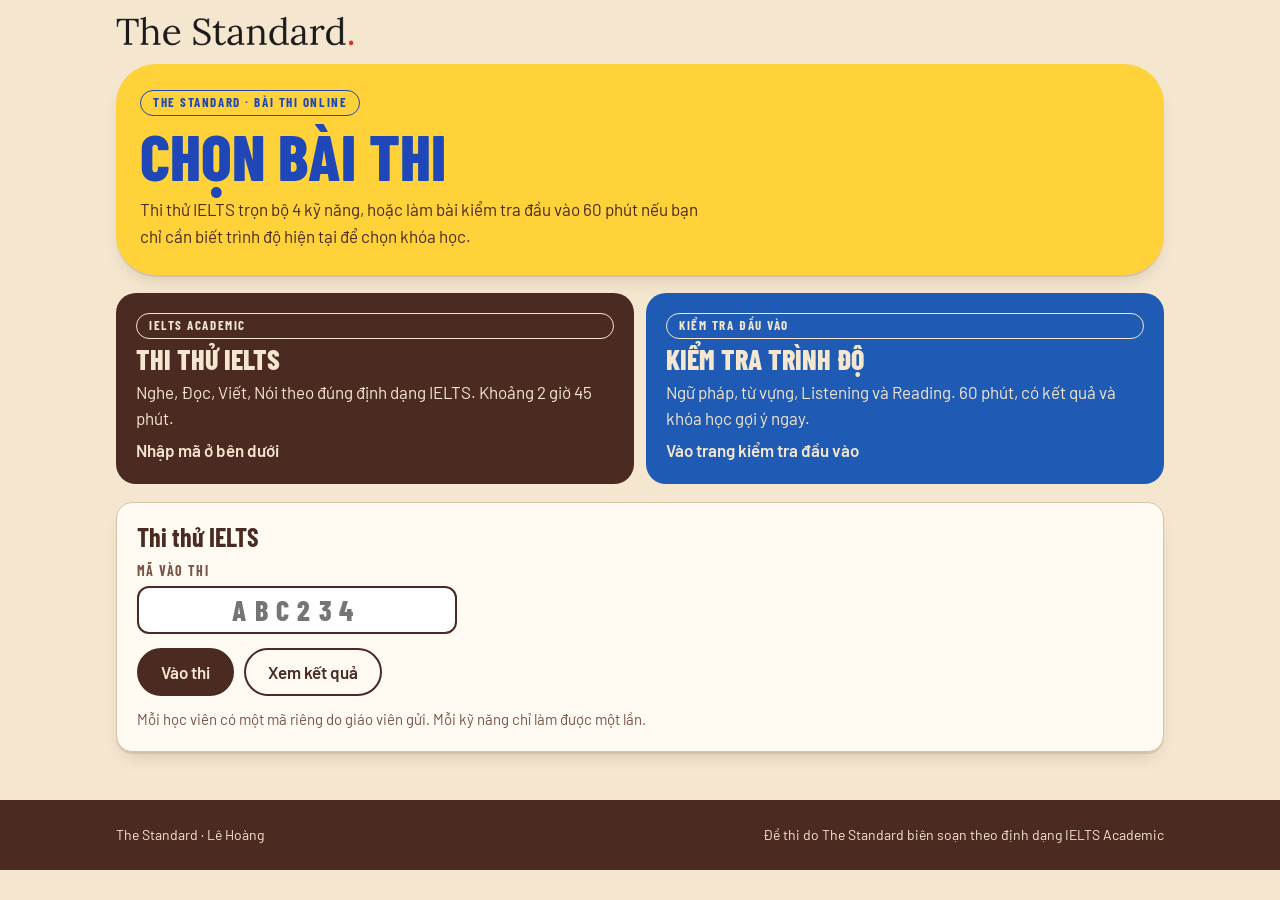
<file: index.html>
<!doctype html>
<html lang="vi">
<head>
<meta charset="utf-8">
<meta name="viewport" content="width=device-width, initial-scale=1, viewport-fit=cover">
<title>IELTS Mock Test · The Standard</title>
<meta name="description" content="Bài thi thử IELTS Academic 4 kỹ năng của The Standard.">
<meta name="theme-color" content="#f4e6cf">
<link rel="icon" href="assets/favicon.svg" type="image/svg+xml">
<link rel="preload" href="fonts/barlow-400.woff2" as="font" type="font/woff2" crossorigin>
<link rel="stylesheet" href="assets/app.css?v=20261101b">
<link rel="preconnect" href="https://script.google.com">
<link rel="preconnect" href="https://script.googleusercontent.com" crossorigin>
<script src="config.js"></script>
</head>
<body>
<main class="wrap" style="padding-top:16px">
  <a href="index.html" aria-label="The Standard"><img class="wm" src="assets/logo-black.png" alt="The Standard." width="760" height="96" style="height:30px"></a>

  <section class="lid">
    <span class="stamp">The Standard · Bài thi online</span>
    <h1>Chọn bài thi</h1>
    <p>Thi thử IELTS trọn bộ 4 kỹ năng, hoặc làm bài kiểm tra đầu vào 60 phút nếu bạn chỉ cần biết trình độ hiện tại để chọn khóa học.</p>
  </section>

  <div class="tiles" id="choose">
    <a class="tile S" href="#login" id="pickIelts"><span class="stamp">IELTS Academic</span><h3>Thi thử IELTS</h3><span>Nghe, Đọc, Viết, Nói theo đúng định dạng IELTS. Khoảng 2 giờ 45 phút.</span><span class="st">Nhập mã ở bên dưới</span></a>
    <a class="tile" href="entry.html" style="background:var(--cobalt);color:var(--cream)"><span class="stamp">Kiểm tra đầu vào</span><h3>Kiểm tra trình độ</h3><span>Ngữ pháp, từ vựng, Listening và Reading. 60 phút, có kết quả và khóa học gợi ý ngay.</span><span class="st">Vào trang kiểm tra đầu vào</span></a>
  </div>

  <section class="card" id="login">
    <h2 style="margin-bottom:12px">Thi thử IELTS</h2>
    <div class="field">
      <label for="code">Mã vào thi</label>
      <input class="input codein" id="code" maxlength="6" autocomplete="off" autocapitalize="characters" spellcheck="false" placeholder="ABC234">
    </div>
    <div class="row" style="margin-top:14px"><button class="btn" id="go">Vào thi</button><a class="btn ghost" href="result.html">Xem kết quả</a></div>
    <p class="msg err" id="err" hidden style="margin-top:12px"></p>
    <p class="note" style="margin-top:12px">Mỗi học viên có một mã riêng do giáo viên gửi. Mỗi kỹ năng chỉ làm được một lần.</p>
  </section>

  <section id="home" hidden style="display:grid;gap:18px">
    <section class="card" style="display:grid;gap:10px">
      <p class="small">Xin chào</p>
      <h2 id="hname"></h2>
      <p class="small" id="hcls"></p>
      <div class="row"><button class="btn blue" id="full">Thi trọn bộ</button><span class="small">Làm lần lượt Nghe, Đọc, Viết, Nói, khoảng 2 giờ 45 phút.</span></div>
      <p class="small">Hoặc chọn từng kỹ năng bên dưới để làm riêng từng phần.</p>
    </section>
    <div class="tiles" id="tiles"></div>
    <section class="card">
      <h2>Trước khi làm bài</h2>
      <ul class="clean" style="margin-top:10px">
        <li>Dùng Chrome hoặc Safari bản mới, trên máy tính hoặc điện thoại. Máy tính sẽ dễ làm phần Đọc và Viết hơn.</li>
        <li>Phần Nghe cần tai nghe. Audio chỉ phát một lần và không tua được.</li>
        <li>Phần Nói cần micro và chỗ yên tĩnh. Bài nói được ghi âm và gửi cho giáo viên.</li>
        <li>Bài làm được tự lưu trên máy. Nếu mất mạng hoặc lỡ tải lại trang, hãy mở lại trên cùng thiết bị để làm tiếp.</li>
        <li>Đồng hồ vẫn chạy khi bạn rời trang. Số lần chuyển sang ứng dụng khác được ghi lại.</li>
      </ul>
      <div class="row" style="margin-top:14px"><a class="btn ghost" href="result.html">Xem kết quả</a><button class="btn ghost" id="out">Đổi mã khác</button></div>
    </section>
  </section>
</main>
<footer class="foot"><div class="in"><span>The Standard · Lê Hoàng</span><span>Đề thi do The Standard biên soạn theo định dạng IELTS Academic</span></div></footer>
<script src="assets/app.js?v=20261101b"></script>
<script>
(function () {
  var T = TS, $ = T.$;
  var STL = { open: 'Chưa làm', started: 'Đang làm dở', done: 'Đã nộp' };
  function show(info) {
    T.session({ code: info.code, name: info.name, cls: info.cls }); T.info(info);
    $('#login').hidden = true; $('#choose').hidden = true; $('#home').hidden = false;
    $('#hname').textContent = info.name; $('#hcls').textContent = info.cls ? 'Lớp ' + info.cls + ' · Mã ' + info.code : 'Mã ' + info.code;
    var h = '';
    T.ORDER.forEach(function (sk) {
      var st = info.st[sk] || 'open', res = info.res || {}, extra = '';
      if (st === 'done' && (sk === 'L' || sk === 'R') && res[sk]) extra = 'Band ' + T.bandText(res[sk].band) + ' (ước tính)';
      if (st === 'done' && (sk === 'W' || sk === 'S')) extra = res[sk] && typeof res[sk].band === 'number' ? 'Band ' + T.bandText(res[sk].band) : 'Chờ giáo viên chấm';
      h += '<a class="tile ' + sk + (st === 'done' ? ' done' : '') + '" href="' + T.PAGE[sk] + '"' + (st === 'done' ? ' aria-disabled="true"' : '') + '><span class="stamp">' + T.SK[sk] + '</span><h3>' + T.SKVI[sk] + '</h3><span class="st">' + STL[st] + '</span><span>' + extra + '</span></a>';
    });
    $('#tiles').innerHTML = h;
    var next = T.ORDER.filter(function (sk) { return (info.st[sk] || 'open') !== 'done'; })[0];
    $('#full').disabled = !next;
    $('#full').onclick = function () { T.flow(true); location.href = T.PAGE[next]; };
    $('#tiles').onclick = function () { T.flow(false); };
  }
  function login(code, quiet) {
    $('#err').hidden = true;
    if (!quiet) { $('#go').disabled = true; $('#go').textContent = 'Đang kiểm tra...'; }
    T.api('info', { code: code }).then(function (r) {
      $('#go').disabled = false; $('#go').textContent = 'Vào thi';
      if (!r.ok) {
        if (quiet && r.error !== 'no_code') return;          // keep the stored view when the network blips
        if (quiet) { $('#home').hidden = true; $('#login').hidden = false; $('#choose').hidden = false; }
        $('#err').textContent = T.err(r); $('#err').hidden = false; if (r.error === 'no_code') { T.session(null); T.info(null); } return;
      }
      show(r);
    });
  }
  $('#go').onclick = function () { var c = $('#code').value.trim().toUpperCase(); if (c.length < 6) { $('#err').textContent = 'Mã gồm 6 ký tự.'; $('#err').hidden = false; return; } login(c); };
  $('#code').addEventListener('keydown', function (e) { if (e.key === 'Enter') $('#go').click(); });
  $('#out').onclick = function () { T.session(null); T.info(null); T.flow(false); location.reload(); };
  var s = T.session(), cached = T.info();
  if (s && s.code) {
    $('#code').value = s.code;
    if (cached) { show(cached); login(s.code, true); }   // open at once, refresh in the background
    else login(s.code);
  }
})();
</script>
</body>
</html>
</file>
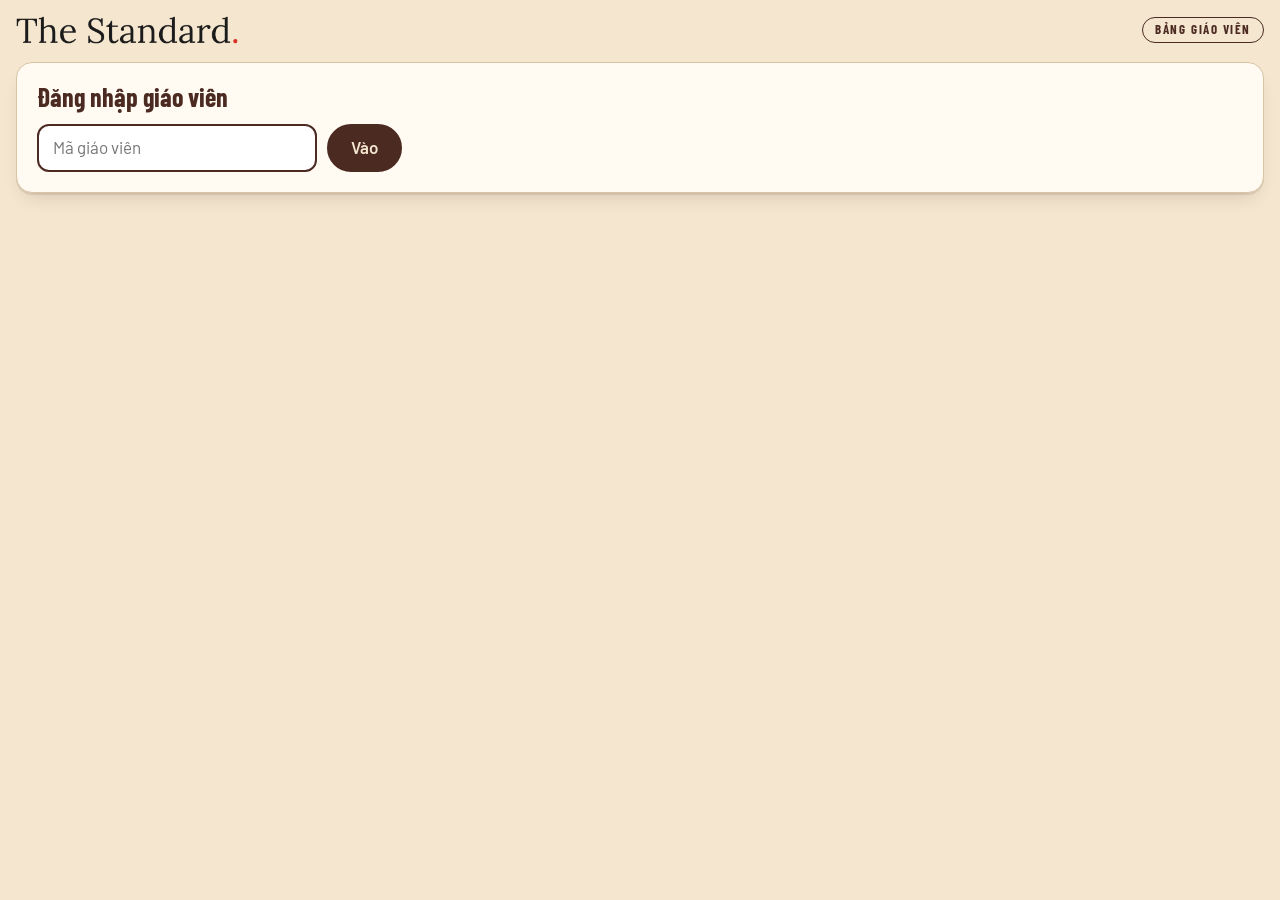
<file: dashboard.html>
<!doctype html>
<html lang="vi">
<head>
<meta charset="utf-8">
<meta name="viewport" content="width=device-width, initial-scale=1, viewport-fit=cover">
<title>Bảng giáo viên · IELTS Mock Test</title>
<meta name="robots" content="noindex">
<meta name="theme-color" content="#f4e6cf">
<link rel="icon" href="assets/favicon.svg" type="image/svg+xml">
<link rel="stylesheet" href="assets/app.css?v=20261101b">
<style>
.tbl{width:100%;border-collapse:collapse;font-size:15px;min-width:760px}
.tbl th,.tbl td{border-bottom:1px solid var(--sand);padding:8px 10px;text-align:left;vertical-align:top}
.tbl th{font:700 13px var(--display);letter-spacing:.08em;text-transform:uppercase;color:var(--mocha);position:sticky;top:0;background:var(--paper)}
.tbl tr.pick{background:#eef3fd}
.tbl tbody tr{cursor:pointer}
.scroll{overflow-x:auto}
.chip{display:inline-block;border-radius:999px;padding:2px 10px;font-size:13px;font-weight:600;background:var(--cream)}
.chip.ok{background:#e3f3d4;color:var(--green-ink)}.chip.wait{background:#fff1c2}.chip.run{background:#e6ecf8;color:#1d3a73}
.ans{display:grid;grid-template-columns:repeat(auto-fill,minmax(150px,1fr));gap:6px;font-size:14px}
.ans span{border-radius:8px;padding:4px 8px;background:#fbe1dc}
.ans span.y{background:#e3f3d4}
.essay-view{white-space:pre-wrap;background:#fff;border:1px solid var(--sand);border-radius:12px;padding:12px;line-height:1.6;max-height:420px;overflow:auto}
.grid2{display:grid;gap:14px}
.qprompt{background:#fff;border:1px solid var(--sand);border-radius:12px;padding:10px 14px;margin:6px 0 8px;line-height:1.5}
.qprompt p{margin:0 0 4px}
.qprompt ol,.qprompt ul{margin:4px 0 0;padding-left:22px;list-style:revert}
.wcard{background:#fff;border:1px solid var(--sand);border-radius:14px;padding:12px 14px;display:grid;gap:10px}
.whead{display:flex;flex-wrap:wrap;align-items:baseline;gap:4px 12px}
.whead b{font:800 22px var(--display);letter-spacing:.02em}
.whead .wavg{margin-left:auto;font-weight:600;color:var(--cobalt)}
.wtile{display:grid;gap:6px;align-content:start;border:1.5px solid var(--sand);border-radius:12px;padding:8px 10px;background:var(--paper);font-size:14px;line-height:1.25;cursor:pointer;transition:border-color .15s var(--ease),background .15s var(--ease)}
.wtile .wname{font-weight:600;color:var(--mocha)}
.wtile .sel{width:100%}
.wtile.set{border-color:var(--cobalt);background:#eef3fd}
.wsum{display:flex;flex-wrap:wrap;gap:10px 18px;align-items:center;background:#fff;border:1px solid var(--sand);border-radius:14px;padding:10px 14px}
.wsum>b{font:800 18px var(--display);letter-spacing:.02em}
@media (min-width:900px){.grid2{grid-template-columns:1fr 1fr}}
iframe.au{width:100%;height:80px;border:1px solid var(--sand);border-radius:10px;background:#fff}
</style>
<link rel="preconnect" href="https://script.google.com">
<link rel="preconnect" href="https://script.googleusercontent.com" crossorigin>
<script src="config.js"></script>
</head>
<body>
<main class="wrap" style="max-width:1280px;padding-top:16px">
  <div class="row" style="justify-content:space-between"><img class="wm" src="assets/logo-black.png" alt="The Standard." width="760" height="96" style="height:28px"><span class="stamp">Bảng giáo viên</span></div>

  <section class="card" id="login">
    <h2>Đăng nhập giáo viên</h2>
    <div class="row" style="margin-top:12px"><input class="input" id="key" type="password" style="max-width:280px" placeholder="Mã giáo viên" aria-label="Mã giáo viên"><button class="btn" id="enter">Vào</button></div>
    <p class="msg err" id="lerr" hidden style="margin-top:12px"></p>
  </section>

  <div id="app" hidden style="display:grid;gap:16px">
    <div class="row" style="justify-content:space-between">
      <div class="ptabs" role="tablist"><button class="ptab" data-v="list" aria-selected="true">Học viên</button><button class="ptab" data-v="codes" aria-selected="false">Mã vào thi</button><button class="ptab" data-v="entry" aria-selected="false">Kiểm tra đầu vào</button></div>
      <div class="row"><span class="small" id="upd"></span><button class="btn ghost" id="reload">Tải lại</button></div>
    </div>

    <section id="vlist" style="display:grid;gap:16px">
      <div class="card scroll"><table class="tbl" id="tbl"><thead><tr><th>Họ tên</th><th>Lớp</th><th>Mã</th><th>Nghe</th><th>Đọc</th><th>Viết</th><th>Nói</th><th>Overall</th><th>Rời trang</th><th></th></tr></thead><tbody></tbody></table></div>
      <div id="detail"></div>
    </section>

    <section id="vcodes" hidden style="display:grid;gap:16px">
      <div class="card" style="display:grid;gap:10px">
        <h2>Tạo mã vào thi</h2>
        <p class="small">Mỗi dòng một học viên, theo dạng: Họ và tên, Lớp. Mỗi học viên nhận một mã và một bộ đề chọn ngẫu nhiên.</p>
        <textarea class="essay" id="names" style="min-height:140px" placeholder="Nguyễn Văn An, IELTS T10&#10;Trần Thị Bình, IELTS T10"></textarea>
        <div class="row"><button class="btn blue" id="create">Tạo mã</button><button class="btn ghost" id="csv">Xuất CSV danh sách mã</button><button class="btn ghost" id="copy">Sao chép danh sách để gửi Zalo</button></div>
        <p class="msg" id="cmsg" hidden></p>
      </div>
      <div class="card scroll"><table class="tbl" id="ctbl"><thead><tr><th>Họ tên</th><th>Lớp</th><th>Mã</th><th>Đề được giao</th><th>Trạng thái</th><th></th></tr></thead><tbody></tbody></table></div>
    </section>

    <section id="ventry" hidden style="display:grid;gap:16px">
      <p class="msg err" id="eerr" hidden></p>
      <div class="card" style="display:grid;gap:10px">
        <h2>Tạo mã kiểm tra đầu vào</h2>
        <p class="small">Mỗi dòng một học viên, theo dạng: Họ và tên, ghi chú (ví dụ số điện thoại, đối tượng, mục tiêu). Bài kiểm tra 60 phút, mỗi mã làm một lần.</p>
        <textarea class="essay" id="enames" style="min-height:120px" placeholder="Nguyễn Văn An, 0901234567, sinh viên, IELTS&#10;Trần Thị Bình, 0912345678, người đi làm"></textarea>
        <div class="row"><button class="btn blue" id="ecreate">Tạo mã</button><button class="btn ghost" id="ecopy">Sao chép danh sách để gửi Zalo</button><button class="btn ghost" id="ecsv">Xuất CSV kết quả</button><button class="btn ghost" id="ereload">Tải lại</button></div>
        <p class="msg" id="emsg" hidden></p>
      </div>
      <div class="card scroll"><table class="tbl" id="etbl"><thead><tr><th>Họ tên</th><th>Ghi chú</th><th>Mã</th><th>Trạng thái</th><th>CEFR</th><th>Phần A</th><th>Nghe</th><th>Đọc</th><th>Tổng</th><th>Khóa gợi ý</th><th>Vi phạm</th></tr></thead><tbody></tbody></table></div>
      <div id="edetail"></div>
    </section>
  </div>
</main>
<script src="assets/content.js?v=20261102a"></script>
<script src="assets/descriptors.js?v=20261101b"></script>
<script src="assets/descriptors-vi.js?v=20261101b"></script>
<script src="assets/app.js?v=20261101b"></script>
<script src="assets/entry-content.js?v=20261101c"></script>
<script src="assets/entry-dashboard.js?v=20261101c"></script>
<script>
(function () {
  var T = TS, $ = T.$, KEY = '', rows = [], pick = null, flash = '';
  try { KEY = sessionStorage.getItem('ts-ielts-key') || ''; } catch (e) {}
  var tapi = function (a, p) { return T.api(a, Object.assign({ key: KEY }, p || {})); };
  var STV = { open: '', started: '<span class="chip run">đang làm</span>', done: '' };
  var bands = ''; for (var b = 0; b <= 9; b += 0.5) bands += '<option value="' + b + '">' + b.toFixed(1) + '</option>';
  var bands9 = ''; for (var c = 0; c <= 9; c += 0.5) bands9 += '<option value="' + c + '">' + (c % 1 ? c.toFixed(1) : c) + '</option>';   // criterion scores, in half bands
  var half = function (x) { return Math.floor(x * 2 + 0.5) / 2; };
  /* The four Writing criteria. Task 1 is marked on Task Achievement, Task 2 on Task Response. */
  var critOpts = '<option value="">–</option>'; for (var ci = 0; ci <= 9; ci += 0.5) critOpts += '<option value="' + ci + '">' + (ci % 1 ? ci.toFixed(1) : ci) + '</option>';
  var WCRIT = [
    { k: 'ta', n: ['Task Achievement', 'Task Response'], h: ['Nêu đủ các đặc điểm chính, có tổng quan (overview), số liệu được dẫn chứng đúng', 'Trả lời đủ các phần của đề, có lập trường rõ, ý được mở rộng và có dẫn chứng'] },
    { k: 'cc', n: ['Coherence & Cohesion', 'Coherence & Cohesion'], h: ['Ý sắp xếp logic, liên kết câu và chia đoạn hợp lý', 'Ý sắp xếp logic, liên kết câu và chia đoạn hợp lý'] },
    { k: 'lr', n: ['Lexical Resource', 'Lexical Resource'], h: ['Vốn từ đủ rộng và chính xác, dùng từ ít gặp đúng chỗ, ít lỗi chính tả và cấu tạo từ', 'Vốn từ đủ rộng và chính xác, dùng từ ít gặp đúng chỗ, ít lỗi chính tả và cấu tạo từ'] },
    { k: 'gra', n: ['Grammatical Range & Accuracy', 'Grammatical Range & Accuracy'], h: ['Câu đơn và câu phức đa dạng, ngữ pháp và dấu câu chính xác', 'Câu đơn và câu phức đa dạng, ngữ pháp và dấu câu chính xác'] }
  ];
  function critRows(t) {
    return '<div class="wcard"><div class="whead"><b>Task ' + t + '</b><span class="small wavg" id="c' + t + 'avg"></span></div><div class="wgrid">' + WCRIT.map(function (c) {
      return '<div class="wcell"><label class="wtile" title="' + c.h[t - 1] + '"><span class="wname">' + c.n[t - 1] + '</span><select class="sel critsel" data-t="' + t + '" id="c' + t + c.k + '">' + critOpts + '</select></label><div class="wdesc" id="d' + t + c.k + '" lang="en"></div></div>';
    }).join('') + '</div></div>';
  }
  /* The published descriptor of the chosen band; a half band shows the two bands either side of it. */
  function descFrom(tbl, v) { return T.bandDesc(tbl, v); }
  function descHTML(t, k, v) { return window.BAND_DESC ? descFrom(BAND_DESC['t' + t][k], v) : ''; }
  function critHelp() {
    return '<div class="dlhead" style="margin-bottom:6px"><span class="small">Ngôn ngữ mô tả band <span class="dl-vi">(bản dịch tham khảo)</span></span>' + (T.dlToggle ? T.dlToggle() : '') + '</div><details class="small"><summary>Cách dùng 4 tiêu chí</summary><ul style="margin:6px 0 0;padding-left:20px;list-style:revert">' +
      '<li>Mỗi tiêu chí chấm band 0 đến 9, có thể chấm nửa band (ví dụ 6.5). Điểm Task là trung bình 4 tiêu chí, làm tròn đến 0.5 gần nhất. Task 2 tính gấp đôi Task 1 khi ra band Viết.</li>' +
      '<li>Dưới mỗi ô là mô tả của band đang chọn, lấy từ bảng Writing Band Descriptors (public version) của IELTS, phần Academic. Khi chọn nửa band, trang hiện mô tả của hai band liền kề.</li>' +
      '<li>Task 1 chấm Task Achievement, Task 2 chấm Task Response. Ba tiêu chí còn lại giống nhau ở hai Task.</li>' +
      '<li>Band 0: không dự thi, không làm bài, hoặc chép lại một bài đã học thuộc.</li>' +
      '<li>Theo bản cập nhật 05/2023 của IELTS, bài từ 20 từ trở xuống được chấm Band 1.</li></ul></details>';
  }

  var ss = function (k, v) { try { if (v === undefined) return JSON.parse(sessionStorage.getItem(k) || 'null'); sessionStorage.setItem(k, JSON.stringify(v)); } catch (e) { return null; } };
  var details = {};   // tGet replies kept for this visit
  function showApp() { $('#login').hidden = true; $('#app').hidden = false; }
  function enter() {
    KEY = $('#key').value.trim() || KEY;
    $('#enter').disabled = true; $('#enter').textContent = 'Đang kiểm tra...';
    load(function (ok, r) {          // one request checks the key and brings the list
      $('#enter').disabled = false; $('#enter').textContent = 'Vào';
      if (!ok) { $('#app').hidden = true; $('#login').hidden = false; $('#lerr').textContent = T.err(r); $('#lerr').hidden = false; return; }
      try { sessionStorage.setItem('ts-ielts-key', KEY); } catch (e) {}
      showApp();
    });
  }
  $('#enter').onclick = enter; $('#key').addEventListener('keydown', function (e) { if (e.key === 'Enter') enter(); });
  if (KEY) { var cachedRows = ss('ts-ielts-tlist'); if (cachedRows) { rows = cachedRows; showApp(); draw('Danh sách đã lưu, đang cập nhật...'); } enter(); }

  T.$('.ptabs').onclick = function (e) {
    var v = e.target.getAttribute('data-v'); if (!v) return;
    T.$$('.ptabs .ptab').forEach(function (x) { x.setAttribute('aria-selected', x.getAttribute('data-v') === v); });
    $('#vlist').hidden = v !== 'list'; $('#vcodes').hidden = v !== 'codes'; $('#ventry').hidden = v !== 'entry';
    if (v === 'entry' && window.TSEntry) TSEntry.open(KEY);
  };
  $('#reload').onclick = function () { load(); if (pick) open(pick); };

  function cell(r, sk) {
    var st = (r.st[sk] || {}).s || 'open', x = r[sk];
    if (st === 'started') return STV.started;
    if (st !== 'done') return '<span class="small">chưa làm</span>';
    if (sk === 'L' || sk === 'R') return '<b>' + T.bandText(x.band) + '</b> <span class="small">(' + x.raw + '/40)</span>';
    if (x && typeof x.band === 'number') return '<b>' + T.bandText(x.band) + '</b>';
    return '<span class="chip wait">chờ chấm</span>';
  }
  function load(cb) {
    $('#upd').textContent = rows.length ? 'Đang cập nhật...' : 'Đang tải...';
    tapi('tList').then(function (r) {
      if (!r.ok) { $('#upd').textContent = T.err(r); cb && cb(false, r); return; }
      rows = r.rows; ss('ts-ielts-tlist', rows); draw(); cb && cb(true, r);
    });
  }
  function draw(note) {
      $('#upd').textContent = note || ((flash ? flash + ' · ' : '') + 'Cập nhật lúc ' + new Date().toLocaleTimeString('vi-VN')); flash = '';
      var h = '';
      rows.forEach(function (x) {
        var blur = ['L', 'R', 'W'].reduce(function (a, k) { return a + ((x[k] && x[k].blur) || 0); }, 0);
        h += '<tr data-code="' + x.code + '"' + (x.code === pick ? ' class="pick"' : '') + '><td><b>' + T.esc(x.name) + '</b></td><td>' + T.esc(x.cls) + '</td><td class="num">' + x.code + '</td><td>' + cell(x, 'L') + '</td><td>' + cell(x, 'R') + '</td><td>' + cell(x, 'W') + '</td><td>' + cell(x, 'S') + '</td><td><b>' + (typeof x.overall === 'number' ? x.overall.toFixed(1) : '') + '</b>' + (T.cefr && T.cefr(x.overall) ? ' <span class="small">' + T.cefr(x.overall) + '</span>' : '') + '</td><td>' + (blur ? blur + ' lần' : '') + '</td><td>' + (x.overall != null ? '<button class="btn ghost" style="min-height:36px;padding:0 12px;white-space:nowrap" data-link="' + x.code + '">Copy link</button>' : '') + '</td></tr>';
      });
      $('#tbl tbody').innerHTML = h || '<tr><td colspan="10" class="small">Chưa có học viên. Tạo mã ở tab Mã vào thi.</td></tr>';
      var c = '';
      rows.forEach(function (x) {
        var asg = x.asg ? [].concat(x.asg.L, x.asg.R, x.asg.W, x.asg.S).join(' ') : '';
        var st = T.ORDER.map(function (k) { var v = (x.st[k] || {}).s || 'open'; return T.SKVI[k] + ': ' + (v === 'open' ? 'chưa mở' : v === 'started' ? 'đang làm' : 'đã nộp'); }).join(' · ');
        c += '<tr><td>' + T.esc(x.name) + '</td><td>' + T.esc(x.cls) + '</td><td class="num"><b>' + x.code + '</b></td><td class="small">' + asg + '</td><td class="small">' + st + '</td><td><button class="btn ghost" style="min-height:36px;padding:0 12px" data-del="' + x.code + '">Xóa</button></td></tr>';
      });
      $('#ctbl tbody').innerHTML = c;
  }
  function rowOf(code) { return rows.filter(function (x) { return x.code === code; })[0]; }
  function saved(code, skill, band, x) {   // update the table without reloading the whole list
    var r = rowOf(code);
    if (r) { r[skill] = Object.assign({}, r[skill] || {}, { band: band }); r.overall = x.overall; ss('ts-ielts-tlist', rows); }
    flash = 'Đã lưu điểm ' + (skill === 'W' ? 'Viết' : 'Nói'); draw();
  }
  function resultLink(code) { return new URL('result.html?code=' + encodeURIComponent(code), location.href).href; }
  function copyText(t) {
    var legacy = function () { var a = document.createElement('textarea'); a.value = t; a.style.cssText = 'position:fixed;opacity:0'; document.body.appendChild(a); a.select(); var ok = false; try { ok = document.execCommand('copy'); } catch (e) {} a.remove(); return ok; };
    if (navigator.clipboard && window.isSecureContext) return navigator.clipboard.writeText(t).then(function () { return true; }, function () { return legacy(); });
    return Promise.resolve(legacy());
  }
  $('#tbl').onclick = function (e) {
    var lb = e.target.closest('button[data-link]');
    if (lb) {
      var code = lb.getAttribute('data-link'), url = resultLink(code);
      copyText(url).then(function (ok) {
        if (ok) { lb.textContent = 'Đã copy'; setTimeout(function () { lb.textContent = 'Copy link'; }, 1800); }
        else window.prompt('Sao chép link kết quả:', url);
      });
      return;
    }
    var tr = e.target.closest('tr[data-code]'); if (tr) { pick = tr.getAttribute('data-code'); T.$$('#tbl tr').forEach(function (x) { x.classList.toggle('pick', x === tr); }); open(pick); } };

  function ansGrid(sk, ids, rec) {
    if (!rec) return '<p class="small">Chưa nộp.</p>';
    var h = '<p><b>Band ' + T.bandText(rec.band) + '</b> · ' + rec.raw + ' trên 40 câu đúng · rời trang ' + ((rec.meta || {}).blur || 0) + ' lần</p><div class="ans" style="margin-top:8px">';
    for (var q = 1; q <= 40; q++) h += '<span class="' + (rec.detail && rec.detail[q] ? 'y' : '') + '"><b>' + q + '.</b> ' + T.esc((rec.answers || {})[q] || '(trống)') + '</span>';
    return h + '</div>';
  }
  function open(code) {
    if (details[code]) show(details[code]); else $('#detail').innerHTML = '<p class="small">Đang tải bài làm...</p>';
    tapi('tGet', { code: code }).then(function (r) {
      if (pick !== code) return;
      if (!r.ok) { $('#detail').innerHTML = '<p class="msg err">' + T.err(r) + '</p>'; return; }
      var same = details[code] && JSON.stringify(details[code]) === JSON.stringify(r);
      details[code] = r;
      var typing = document.activeElement && /TEXTAREA|SELECT/.test(document.activeElement.tagName) && $('#detail').contains(document.activeElement);
      if (!same && !typing) show(r);
    });
  }
  /* The questions the student was asked, so the marker can read them next to each recording. */
  function speakingPrompt(sq, part, idx) {
    if (!sq) return '';
    var li = function (x) { return '<li>' + T.esc(x) + '</li>'; }, h = '', asked = function (list) { return idx.map(function (i) { return list[i]; }); };
    if (part === 1) h = '<p><b>' + T.esc(sq.p1.topics.join(' · ')) + '</b> <span class="small">(3 câu được hỏi)</span></p><ol>' + asked(sq.p1.qs).map(li).join('') + '</ol>';
    else if (part === 2) h = '<p><b>' + T.esc(sq.p2.title) + '</b></p><p class="small">You should say:</p><ul>' + sq.p2.points.map(li).join('') + '</ul><p>' + T.esc(sq.p2.explain) + '</p>';
    else h = '<p><b>' + T.esc(sq.p3.topic) + '</b> <span class="small">(3 câu được hỏi)</span></p><ol>' + asked(sq.p3.qs).map(li).join('') + '</ol>';
    return '<div class="qprompt" lang="en">' + h + '</div>';
  }
  function show(r) {
      var code = r.code;
      var d = r.data, a = d.asg || {}, h = '';
      h += '<section class="card" style="display:grid;gap:8px"><h2>' + T.esc(r.name) + ' <span class="small">' + T.esc(r.cls) + ' · ' + r.code + '</span></h2><p class="small">Đề: Nghe ' + (a.L || []).join(', ') + ' · Đọc ' + (a.R || []).join(', ') + ' · Viết ' + (a.W || []).join(', ') + ' · Nói ' + (a.S || []).join(', ') + '</p>' +
        '<p><b>Overall: ' + (typeof r.overall === 'number' ? r.overall.toFixed(1) : 'chưa đủ 4 kỹ năng') + '</b>' + (T.cefr && T.cefr(r.overall) ? ' <span class="small">· CEFR ' + T.cefr(r.overall) + ' (gần đúng)</span>' : '') + '</p>' +
        '<div class="row">' + T.ORDER.map(function (k) { return '<button class="btn ghost" style="min-height:36px;padding:0 12px" data-reset="' + k + '">Mở lại ' + T.SKVI[k] + '</button>'; }).join('') + '</div></section>';
      h += '<section class="card"><h2>Nghe</h2>' + ansGrid('L', a.L, d.L) + '</section>';
      h += '<section class="card"><h2>Đọc</h2>' + ansGrid('R', a.R, d.R) + '</section>';
      // writing
      h += '<section class="card" style="display:grid;gap:12px"><h2>Viết</h2>';
      if (!d.W) h += '<p class="small">Chưa nộp.</p>';
      else {
        var w1 = BANK.W[a.W[0]] || {};   // the chart or diagram the student described, for marking Task 1
        h += '<div class="grid2"><div><p><b>Task 1</b> · ' + d.W.wc1 + ' từ</p><p class="small">' + T.esc(w1.prompt || '') + '</p><div lang="en" style="margin:8px 0 10px">' + T.chart(w1) + '</div><div class="essay-view">' + T.esc(d.W.t1) + '</div></div>' +
          '<div><p><b>Task 2</b> · ' + d.W.wc2 + ' từ</p><p class="small">' + T.esc((BANK.W[a.W[1]] || {}).prompt || '') + '</p><div class="essay-view">' + T.esc(d.W.t2) + '</div></div></div>' +
          critHelp() + critRows(1) + critRows(2) +
          '<div class="wsum"><b>Điểm Viết</b><label class="small">Task 1 <select class="sel" id="wb1">' + bands + '</select></label><label class="small">Task 2 <select class="sel" id="wb2">' + bands + '</select></label><label class="small">Band Viết <select class="sel" id="wb">' + bands + '</select></label><span class="small" id="wsug"></span></div>' +
          '<textarea class="essay" id="wc" style="min-height:110px" placeholder="Nhận xét cho học viên (học viên xem được)">' + T.esc(d.W.comment || '') + '</textarea><div class="row"><button class="btn blue" id="wsave">Lưu điểm Viết</button><span class="small" id="wmsg"></span></div>';
      }
      h += '</section>';
      // speaking
      h += '<section class="card" style="display:grid;gap:12px"><h2>Nói</h2>';
      var f = (d.S && d.S.files) || {};
      var sid = (a.S || [])[0], sq = BANK.S[sid] || null;
      if (!Object.keys(f).length) h += '<p class="small">Chưa có file ghi âm.</p>';
      [1, 2, 3].forEach(function (p) {
        if (!f[p] && !sq) return;
        var head = f[p] ? '<p><b>Part ' + p + '</b> · ' + T.fmt(f[p].sec || 0) + ' · <a href="' + f[p].url + '" target="_blank" rel="noopener">Mở trên Google Drive</a></p>' : '<p><b>Part ' + p + '</b> · <span class="small">chưa có file ghi âm</span></p>';
        var player = f[p] ? '<iframe class="au" src="https://drive.google.com/file/d/' + f[p].id + '/preview" loading="lazy" title="Speaking Part ' + p + '"></iframe>' : '';
        h += '<div>' + head + speakingPrompt(sq, p, sq && p !== 2 ? T.speakingPick(sq, sid, r.code, p) : null) + player + '</div>';
      });
      if (d.S) {
        var cr = d.S.crit || {};
        h += '<div class="dlhead" style="margin-bottom:6px"><span class="small">Ngôn ngữ mô tả band <span class="dl-vi">(bản dịch tham khảo)</span></span>' + (T.dlToggle ? T.dlToggle() : '') + '</div><p class="small">Mô tả band theo bảng Speaking Band Descriptors của IELTS. Thí sinh phải khớp đủ các đặc điểm tích cực của band, và được chấm theo mức trung bình trên cả các phần của bài thi. Có thể chấm nửa band (ví dụ 6.5).</p><div class="wgrid">' + [['sfc', 'Fluency & Coherence'], ['slr', 'Lexical Resource'], ['sgra', 'Grammatical Range & Accuracy'], ['sp', 'Pronunciation']].map(function (c) { return '<div class="wcell"><label class="wtile set"><span class="wname">' + c[1] + '</span><select class="sel" id="' + c[0] + '">' + bands9 + '</select></label><div class="wdesc" id="d' + c[0] + '" lang="en"></div></div>'; }).join('') + '</div><div class="wsum"><label class="small">Band Nói <select class="sel" id="sb">' + bands + '</select></label><span class="small" id="ssug"></span></div>' +
          '<textarea class="essay" id="sc" style="min-height:110px" placeholder="Nhận xét cho học viên (học viên xem được)">' + T.esc(d.S.comment || '') + '</textarea><div class="row"><button class="btn blue" id="ssave">Lưu điểm Nói</button><span class="small" id="smsg"></span></div>';
      }
      h += '</section>';
      $('#detail').innerHTML = h;

      T.$$('[data-reset]').forEach(function (b) {
        b.onclick = function () {
          var k = b.getAttribute('data-reset');
          T.confirm('Mở lại phần ' + T.SKVI[k] + '?', 'Học viên sẽ làm lại phần này từ đầu bằng cùng mã. Kết quả cũ của phần này sẽ bị xóa.', 'Mở lại').then(function (y) { if (y) tapi('tReset', { code: code, skill: k, clear: true }).then(function () { delete details[code]; var rr = rowOf(code); if (rr) { rr.st[k] = { s: 'open' }; rr[k] = null; rr.overall = null; } flash = 'Đã mở lại ' + T.SKVI[k]; draw(); open(code); }); });
        };
      });
      if (d.W) {
        var sw = function () { var x = +$('#wb1').value, y = +$('#wb2').value; $('#wsug').textContent = 'Gợi ý: ' + half((x + 2 * y) / 3).toFixed(1) + ' (Task 2 tính gấp đôi)'; };
        $('#wb1').value = d.W.b1 != null ? d.W.b1 : 5; $('#wb2').value = d.W.b2 != null ? d.W.b2 : 5; $('#wb').value = d.W.band != null ? d.W.band : 5; sw();
        $('#wb1').onchange = $('#wb2').onchange = function () { sw(); $('#wb').value = half((+$('#wb1').value + 2 * +$('#wb2').value) / 3); };
        var ck = 'ts-ielts-wcrit-' + code, critKeys = WCRIT.map(function (c) { return c.k; }), wcs = [d.W.wc1, d.W.wc2], savedCrit = d.W.crit || null;
        if (!savedCrit) { try { savedCrit = JSON.parse(localStorage.getItem(ck) || 'null'); } catch (e) {} }
        var readCrit = function () { var o = {}; [1, 2].forEach(function (t) { o['t' + t] = {}; critKeys.forEach(function (k) { var v = $('#c' + t + k).value; o['t' + t][k] = v === '' ? null : +v; }); }); return o; };
        var applyCrit = function (t, setBand) {
          var vals = critKeys.map(function (k) { return $('#c' + t + k).value; }), n = vals.filter(function (v) { return v !== ''; }).length, el = $('#c' + t + 'avg');
          critKeys.forEach(function (k) { var e = $('#c' + t + k); e.closest('label').classList.toggle('set', e.value !== ''); $('#d' + t + k).innerHTML = descHTML(t, k, e.value); });
          var tiny = wcs[t - 1] != null && wcs[t - 1] <= 20 ? ' · Bài từ 20 từ trở xuống: chấm Band 1 (bản cập nhật 05/2023)' : '';
          if (n < 4) { el.textContent = (n ? 'Còn ' + (4 - n) + ' tiêu chí chưa chấm' : '') + tiny; return; }
          var avg = vals.reduce(function (a, v) { return a + +v; }, 0) / 4, b = half(avg);
          el.textContent = 'Trung bình ' + avg.toFixed(2) + ' → Task ' + t + ': ' + b.toFixed(1) + tiny;
          if (setBand) { $('#wb' + t).value = b; $('#wb').value = half((+$('#wb1').value + 2 * +$('#wb2').value) / 3); sw(); }
        };
        [1, 2].forEach(function (t) {
          critKeys.forEach(function (k) { var v = savedCrit && savedCrit['t' + t] && savedCrit['t' + t][k]; if (v != null && v !== '') $('#c' + t + k).value = v; });
          applyCrit(t, d.W['b' + t] == null);   // no saved Task band yet: take it from the criteria
        });
        T.$$('.critsel').forEach(function (el) { el.onchange = function () { applyCrit(+el.getAttribute('data-t'), true); try { localStorage.setItem(ck, JSON.stringify(readCrit())); } catch (e) {} }; });
        $('#wsave').onclick = function () { $('#wmsg').textContent = 'Đang lưu...'; tapi('tGrade', { code: code, skill: 'W', b1: +$('#wb1').value, b2: +$('#wb2').value, band: +$('#wb').value, comment: $('#wc').value, crit: readCrit() }).then(function (x) { $('#wmsg').textContent = x.ok ? 'Đã lưu' : T.err(x); if (x.ok) { var dd = details[code]; if (dd) { Object.assign(dd.data.W, { b1: +$('#wb1').value, b2: +$('#wb2').value, band: +$('#wb').value, comment: $('#wc').value, crit: readCrit() }); dd.overall = x.overall; } saved(code, 'W', +$('#wb').value, x); } }); };
      }
      if (d.S) {
        var cr2 = d.S.crit || {};
        $('#sfc').value = cr2.fc != null ? cr2.fc : 5; $('#slr').value = cr2.lr != null ? cr2.lr : 5; $('#sgra').value = cr2.gra != null ? cr2.gra : 5; $('#sp').value = cr2.p != null ? cr2.p : 5;
        var showS = function () { [['sfc', 'fc'], ['slr', 'lr'], ['sgra', 'gra'], ['sp', 'p']].forEach(function (c) { $('#d' + c[0]).innerHTML = window.BAND_DESC ? descFrom(BAND_DESC.s[c[1]], $('#' + c[0]).value) : ''; }); };
        var ss = function () { showS(); var v = half((+$('#sfc').value + +$('#slr').value + +$('#sgra').value + +$('#sp').value) / 4); $('#ssug').textContent = 'Gợi ý: ' + v.toFixed(1); return v; };
        $('#sb').value = d.S.band != null ? d.S.band : ss(); ss();
        ['#sfc', '#slr', '#sgra', '#sp'].forEach(function (id) { $(id).onchange = function () { $('#sb').value = ss(); }; });
        $('#ssave').onclick = function () { $('#smsg').textContent = 'Đang lưu...'; tapi('tGrade', { code: code, skill: 'S', crit: { fc: +$('#sfc').value, lr: +$('#slr').value, gra: +$('#sgra').value, p: +$('#sp').value }, band: +$('#sb').value, comment: $('#sc').value }).then(function (x) { $('#smsg').textContent = x.ok ? 'Đã lưu' : T.err(x); if (x.ok) { var dd = details[code]; if (dd) { Object.assign(dd.data.S, { crit: { fc: +$('#sfc').value, lr: +$('#slr').value, gra: +$('#sgra').value, p: +$('#sp').value }, band: +$('#sb').value, comment: $('#sc').value }); dd.overall = x.overall; } saved(code, 'S', +$('#sb').value, x); } }); };
      }
  }

  /* codes */
  $('#create').onclick = function () {
    var list = $('#names').value.split('\n').map(function (l) { var p = l.split(','); return { name: (p[0] || '').trim(), cls: p.slice(1).join(',').trim() }; }).filter(function (x) { return x.name; });
    if (!list.length) return;
    $('#create').disabled = true;
    tapi('tCreate', { list: list }).then(function (r) {
      $('#create').disabled = false;
      var m = $('#cmsg'); m.hidden = false;
      if (!r.ok) { m.className = 'msg err'; m.textContent = T.err(r); return; }
      m.className = 'msg ok'; m.textContent = 'Đã tạo ' + r.made.length + ' mã.'; $('#names').value = '';
      r.made.forEach(function (x) { rows.push({ code: x.code, name: x.name, cls: x.cls, asg: x.asg, st: {}, L: null, R: null, W: null, S: null, overall: null }); });
      ss('ts-ielts-tlist', rows); draw();
    });
  };
  $('#ctbl').onclick = function (e) {
    var code = e.target.getAttribute('data-del'); if (!code) return;
    T.confirm('Xóa mã ' + code + '?', 'Toàn bộ bài làm của học viên này trong bảng tính sẽ bị xóa. File ghi âm trên Drive vẫn còn.', 'Xóa').then(function (y) { if (y) tapi('tDelete', { code: code }).then(function (r) { if (!r.ok) return; rows = rows.filter(function (x) { return x.code !== code; }); ss('ts-ielts-tlist', rows); if (pick === code) { pick = null; $('#detail').innerHTML = ''; } draw(); }); });
  };
  function listText(sep) { return rows.map(function (x) { return [x.name, x.cls, x.code].join(sep); }).join('\n'); }
  $('#csv').onclick = function () {
    var csv = '﻿Họ tên,Lớp,Mã\n' + rows.map(function (x) { return ['"' + String(x.name).replace(/"/g, '""') + '"', '"' + String(x.cls).replace(/"/g, '""') + '"', x.code].join(','); }).join('\n');
    var a = document.createElement('a'); a.href = URL.createObjectURL(new Blob([csv], { type: 'text/csv' })); a.download = 'ma-vao-thi-ielts.csv'; a.click();
  };
  $('#copy').onclick = function () {
    var t = rows.map(function (x) { return x.name + ': mã ' + x.code; }).join('\n') + '\nLink làm bài: ' + location.href.replace(/dashboard\.html.*$/, '');
    (navigator.clipboard ? navigator.clipboard.writeText(t) : Promise.reject()).then(function () { var m = $('#cmsg'); m.hidden = false; m.className = 'msg ok'; m.textContent = 'Đã sao chép.'; })
      .catch(function () { $('#names').value = t; $('#names').select(); });
  };
})();
</script>
</body>
</html>
</file>
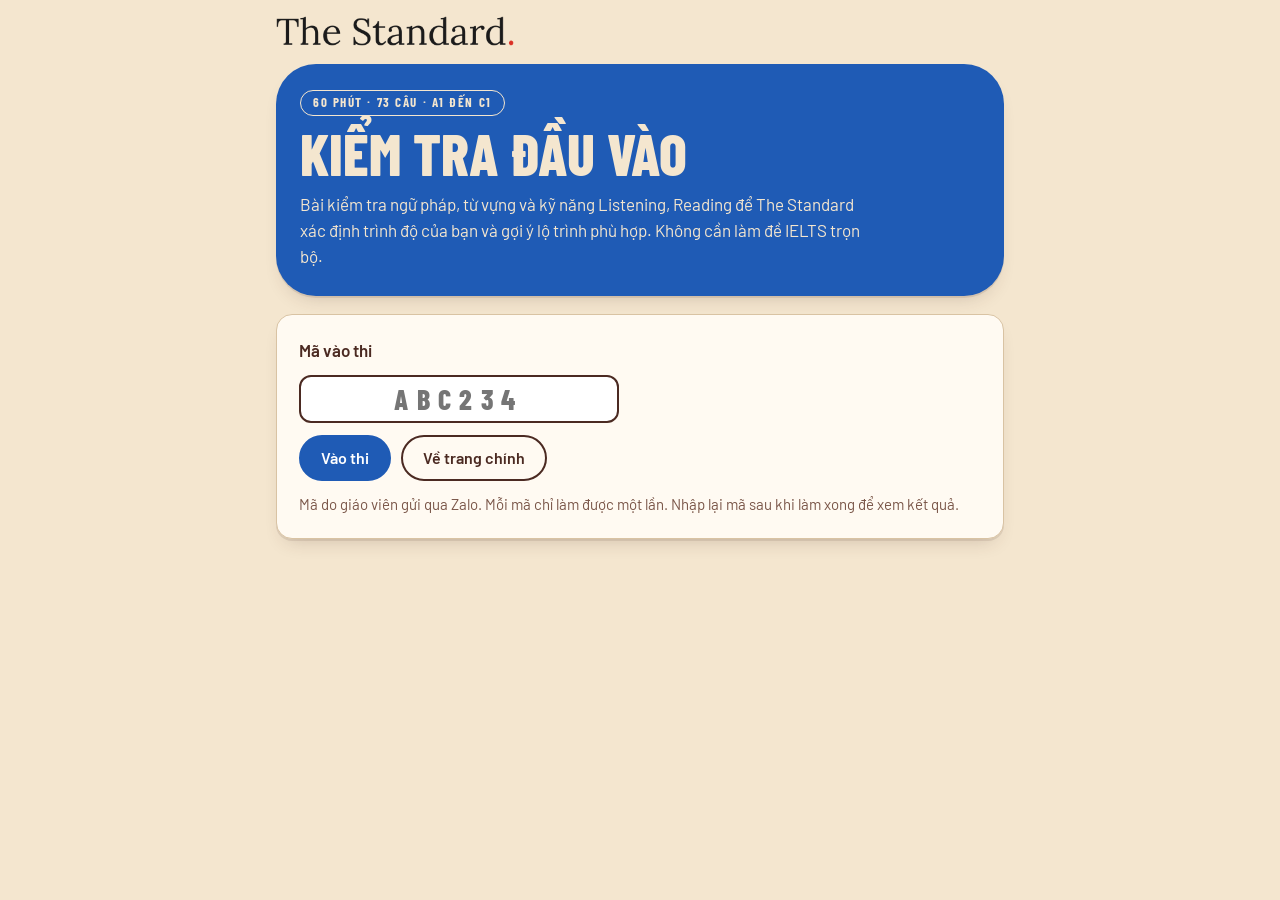
<file: entry.html>
<!doctype html>
<html lang="vi">
<head>
<meta charset="utf-8">
<meta name="viewport" content="width=device-width, initial-scale=1, viewport-fit=cover">
<title>Kiểm tra đầu vào · The Standard</title>
<meta name="description" content="Bài kiểm tra đầu vào 60 phút của The Standard: ngữ pháp, từ vựng, Listening và Reading.">
<meta name="theme-color" content="#f4e6cf">
<link rel="icon" href="assets/favicon.svg" type="image/svg+xml">
<link rel="preload" href="fonts/barlow-400.woff2" as="font" type="font/woff2" crossorigin>
<link rel="stylesheet" href="assets/entry.css?v=20261101c">
<link rel="preconnect" href="https://script.google.com">
<link rel="preconnect" href="https://script.googleusercontent.com" crossorigin>
<script src="config.js"></script>
</head>
<body>
<div class="wmk hidden" id="wmk"></div>

<!-- status bar (exam only) -->
<header class="xbar hidden" id="xbar">
  <div class="bar">
    <img class="wm" src="assets/logo-black.png" alt="The Standard." width="760" height="96">
    <div class="who"><b id="whoName"></b><span id="whoPart"></span></div>
    <div class="spacer"></div>
    <div class="vio"><span class="lbl">Cảnh báo </span><b id="vioN">0</b>/<span id="vioMax">3</span></div>
    <div class="timerbox">
      <span class="timer" id="timer">--:--</span>
      <button class="icon" id="timerToggle" title="Ẩn hoặc hiện đồng hồ" aria-label="Ẩn hoặc hiện đồng hồ">
        <svg viewBox="0 0 24 24" fill="none" stroke="currentColor" stroke-width="2" stroke-linecap="round" stroke-linejoin="round"><path d="M2 12s3.5-7 10-7 10 7 10 7-3.5 7-10 7S2 12 2 12z"/><circle cx="12" cy="12" r="3"/></svg>
      </button>
    </div>
    <button class="hbtn" id="helpBtn" title="Trợ giúp">
      <svg width="16" height="16" viewBox="0 0 24 24" fill="none" stroke="currentColor" stroke-width="2" stroke-linecap="round" stroke-linejoin="round"><circle cx="12" cy="12" r="10"/><path d="M9.1 9a3 3 0 0 1 5.8 1c0 2-3 3-3 3"/><path d="M12 17h.01"/></svg><span class="t">Trợ giúp</span>
    </button>
    <button class="hbtn go" id="nextPart"><span id="nextPartT">Sang phần sau</span>
      <svg width="16" height="16" viewBox="0 0 24 24" fill="none" stroke="currentColor" stroke-width="2.2" stroke-linecap="round" stroke-linejoin="round"><path d="M5 12h14M13 6l6 6-6 6"/></svg>
    </button>
  </div>
</header>

<!-- login -->
<main class="page hidden" id="sc-login">
  <a href="index.html" aria-label="Trang chính"><img class="wm" src="assets/logo-black.png" alt="The Standard." width="760" height="96"></a>
  <section class="lid">
    <span class="stamp">60 phút · 73 câu · A1 đến C1</span>
    <h1>Kiểm tra đầu vào</h1>
    <p>Bài kiểm tra ngữ pháp, từ vựng và kỹ năng Listening, Reading để The Standard xác định trình độ của bạn và gợi ý lộ trình phù hợp. Không cần làm đề IELTS trọn bộ.</p>
  </section>
  <section class="card" style="display:grid;gap:12px">
    <label for="code" style="font-weight:600">Mã vào thi</label>
    <input class="input codein" id="code" maxlength="6" autocomplete="off" autocapitalize="characters" spellcheck="false" placeholder="ABC234">
    <div class="row"><button class="btn blue" id="go">Vào thi</button><a class="btn ghost" href="index.html">Về trang chính</a></div>
    <p class="msg err" id="lerr" hidden></p>
    <p class="small">Mã do giáo viên gửi qua Zalo. Mỗi mã chỉ làm được một lần. Nhập lại mã sau khi làm xong để xem kết quả.</p>
  </section>
</main>

<!-- rules -->
<main class="page hidden" id="sc-rules">
  <img class="wm" src="assets/logo-black.png" alt="The Standard." width="760" height="96">
  <section class="card">
    <p class="small">Xin chào</p>
    <h2 id="rName"></h2>
    <p class="small" id="rCls"></p>
    <div class="meta"><div><b>60</b><span>phút</span></div><div><b>73</b><span>câu hỏi</span></div><div><b>3</b><span>phần, làm lần lượt</span></div></div>
    <div id="rulesText"></div>
    <div class="player">
      <button class="btn" type="button" id="testSound">Thử âm thanh</button>
      <small>Bạn sẽ nghe một tiếng chuông ngắn.</small>
    </div>
    <label class="check"><input type="checkbox" id="agree"> Tôi đã đọc và đồng ý với quy định làm bài.</label>
    <p class="msg err" id="rerr" hidden></p>
    <div class="row" style="justify-content:flex-end">
      <button class="btn ghost" type="button" id="outBtn">Đổi mã khác</button>
      <button class="btn red" type="button" id="startBtn" disabled>Bắt đầu làm bài</button>
    </div>
  </section>
</main>

<!-- resume -->
<main class="page hidden" id="sc-resume">
  <img class="wm" src="assets/logo-black.png" alt="The Standard." width="760" height="96">
  <section class="card" style="display:grid;gap:12px">
    <h2>Bài làm đang diễn ra</h2>
    <p id="resumeMsg">Trang vừa được tải lại. Việc này được tính là một lần vi phạm và thời gian vẫn tiếp tục chạy.</p>
    <p class="msg err" id="resErr" hidden></p>
    <div class="row" style="justify-content:flex-end"><button class="btn red" id="resumeBtn">Tiếp tục làm bài</button></div>
  </section>
</main>

<!-- result -->
<main class="page hidden" id="sc-result" style="max-width:880px">
  <a href="index.html" aria-label="Trang chính"><img class="wm" src="assets/logo-black.png" alt="The Standard." width="760" height="96"></a>
  <section class="card" id="resultCard"></section>
</main>

<!-- exam workspace -->
<section class="work hidden" id="work">
  <div class="pane left" id="paneL"></div>
  <div class="pane right" id="paneR"></div>
</section>
<footer class="xnav hidden" id="xnav">
  <div class="fbar">
    <div class="fpart"><b id="fPartName">Phần A</b><span id="fPartDone">0/40 câu đã làm</span></div>
    <div class="qnav" id="qnav"></div>
    <div class="legend"><span><i class="a"></i>Đã làm</span><span><i></i>Chưa làm</span><span><i class="f"></i>Gắn cờ</span></div>
  </div>
</footer>

<div class="ov center hidden" id="ov"><div class="card"><h2 class="warn" id="ovTitle">Cảnh báo vi phạm</h2><p id="ovMsg"></p><div class="row"><button class="btn blue" id="ovBtn">Quay lại bài làm</button></div></div></div>
<div class="ov center hidden" id="confirm"><div class="card"><h2 id="cfTitle">Xác nhận</h2><p id="cfMsg"></p><div class="row"><button class="btn ghost" id="cfNo">Ở lại</button><button class="btn blue" id="cfYes">Đồng ý</button></div></div></div>
<div class="ov hidden" id="help"><div class="card"><h2>Trợ giúp</h2><div id="helpText"></div><div class="row" style="justify-content:flex-end"><button class="btn blue" id="helpClose">Đã hiểu</button></div></div></div>
<div class="ov center hidden" id="sending"><div class="card"><h2>Đang nộp bài</h2><p id="sendMsg">Hệ thống đang chấm điểm, vui lòng chờ trong giây lát.</p></div></div>
<div class="toast hidden" id="toast"></div>
<audio id="aud" preload="auto"></audio>

<script src="assets/entry-content.js?v=20261101c"></script>
<script src="assets/entry.js?v=20261101c"></script>
</body>
</html>
</file>
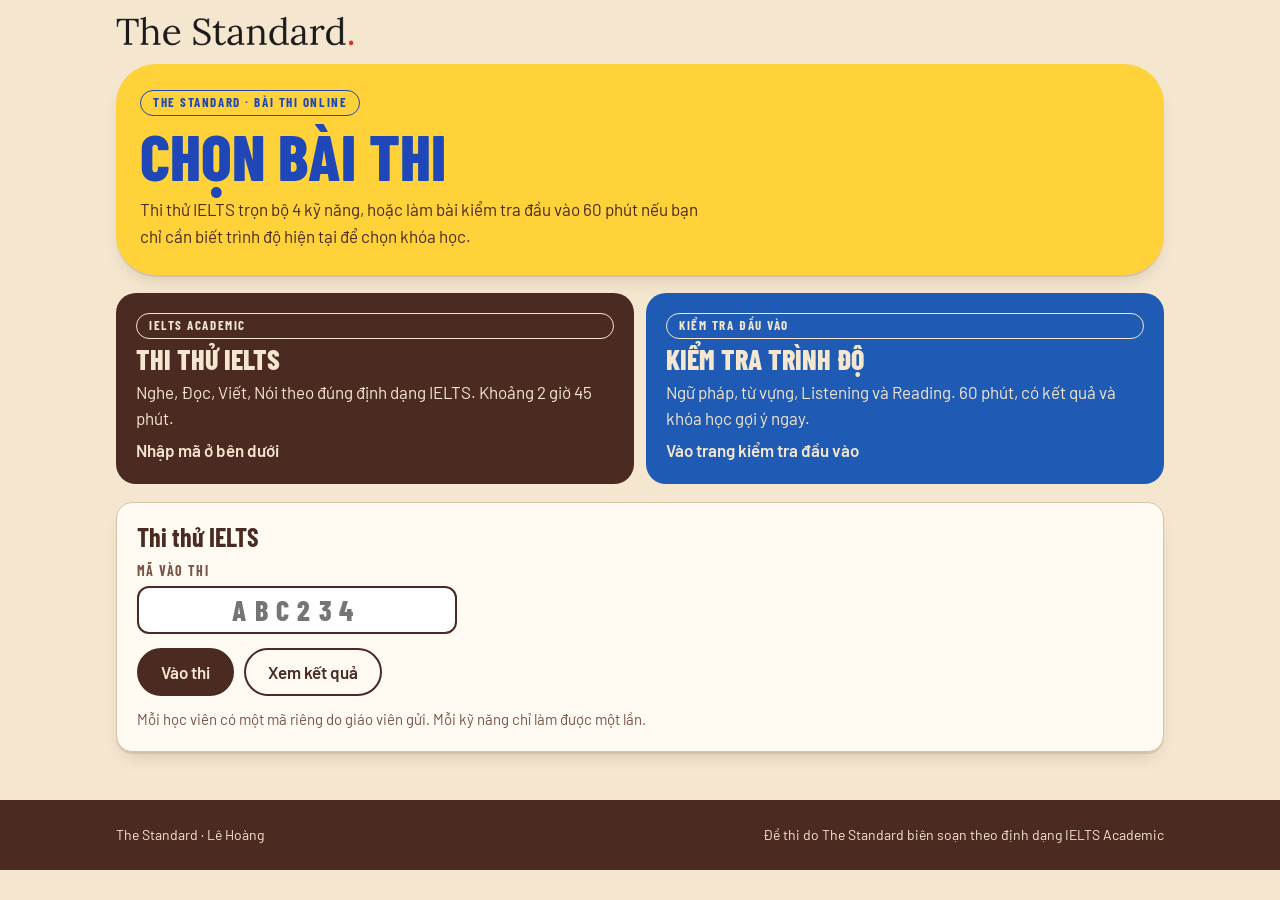
<file: listening.html>
<!doctype html>
<html lang="vi">
<head>
<meta charset="utf-8">
<meta name="viewport" content="width=device-width, initial-scale=1, viewport-fit=cover">
<title>Listening · IELTS Mock Test</title>
<meta name="theme-color" content="#f4e6cf">
<link rel="icon" href="assets/favicon.svg" type="image/svg+xml">
<link rel="stylesheet" href="assets/app.css?v=20261101b">
<link rel="preconnect" href="https://script.google.com">
<link rel="preconnect" href="https://script.googleusercontent.com" crossorigin>
<script src="config.js"></script>
</head>
<body>
<main class="wrap">
  <section class="card" id="intro">
    <span class="stamp">Listening · 4 phần · 40 câu</span>
    <h2 style="margin-top:10px">Phần Nghe</h2>
    <div id="rn"></div>
    <ul class="clean" style="margin:12px 0">
      <li>Bài nghe có 4 phần, khoảng 20 phút (đề IELTS thật khoảng 30 phút), chỉ phát <b>một lần</b> và không tua được.</li>
      <li>Điểm Nghe là band ước tính từ đề rút gọn, chỉ để tham khảo.</li>
      <li>Trước mỗi phần có thời gian đọc câu hỏi. Bạn trả lời ngay trong lúc nghe.</li>
      <li>Hết audio, bạn có 2 phút để kiểm tra rồi bài sẽ tự nộp.</li>
      <li>Hãy đeo tai nghe và bấm Kiểm tra âm thanh trước khi bắt đầu.</li>
    </ul>
    <div class="row"><button class="btn ghost" id="check">Kiểm tra âm thanh</button><button class="btn blue" id="begin">Bắt đầu nghe</button></div>
    <p class="msg err" id="err" hidden style="margin-top:12px"></p>
  </section>

  <section class="card player" id="player" hidden>
    <div class="row" style="justify-content:space-between"><b id="pstat">Đang tải audio...</b><span class="small num" id="ptime"></span></div>
    <div class="prog" aria-hidden="true"><b id="pbar"></b></div>
    <div class="row"><button class="btn" id="resume" hidden>Tiếp tục nghe</button><button class="btn ghost" id="submitBtn" hidden>Nộp bài</button></div>
    <p class="msg err" id="perr" hidden></p>
  </section>

  <div id="qs" class="exam" lang="en"></div>
  <div id="done"></div>
</main>
<nav class="qnav" id="qnav" hidden><div class="nums" id="nums"></div></nav>
<audio id="au" preload="auto"></audio>
<script src="assets/content.js?v=20261102a"></script>
<script src="assets/app.js?v=20261101b"></script>
<script>
(function () {
  var T = TS, $ = T.$, sk = 'L';
  var s = T.session(); if (!s || !s.code) { location.href = 'index.html'; return; }
  T.bar('Listening · Nghe', '<p>Audio chỉ phát một lần. Phần đang phát có viền vàng. Hết audio, bạn có 2 phút để kiểm tra rồi bài tự nộp.</p>');
  var key = T.draftKey(s.code, sk), draft = T.ls(key) || { answers: {}, part: 0, pos: 0, meta: {} };
  draft.flags = draft.flags || {};
  var answers = draft.answers, ids = null, au = $('#au'), durs = [0, 0, 0, 0], review = null, submitting = false;
  function save() { T.ls(key, draft); }
  var guard = T.guard({ meta: draft.meta, name: s.name, code: s.code, save: save, onLimit: function (why) { draft.meta.end = why; submit(true); }, onReturn: function () { if (!draft.ended && !submitting && au.paused && au.currentTime > 0) play(draft.pos); } });
  setInterval(save, 3000);

  $('#check').onclick = function () { var a = new Audio('audio/soundcheck.mp3'); a.play().catch(function () {}); };

  function render() {
    var h = '';
    ids.forEach(function (id, i) {
      var it = BANK.L[id];
      h += '<section class="card qsec" id="part' + i + '"><h3>Part ' + (i + 1) + '</h3>' + T.renderGroups(it.groups) + '</section>';
    });
    $('#qs').innerHTML = h;
    T.restoreAnswers($('#qs'), answers);
    var upd = T.qnav($('#nums'), answers, 1, 40, function (n) { var el = document.getElementById('w' + n) || document.getElementById('q' + n); el && el.scrollIntoView({ behavior: 'smooth', block: 'center' }); }, draft.flags, save);
    T.bindAnswers($('#qs'), answers, function () { save(); upd(); });
    upd(); $('#qnav').hidden = false;
    ids.forEach(function (id, i) { var a = new Audio(); a.preload = 'metadata'; a.src = BANK.L[id].audio; a.addEventListener('loadedmetadata', function () { durs[i] = a.duration || 0; tick(); }); });
  }

  function remaining() {
    var left = 0; for (var i = draft.part; i < 4; i++) left += durs[i] || 0;
    return Math.max(0, left - (au.currentTime || 0));
  }
  function tick() {
    if (draft.ended) return;
    var tot = durs.reduce(function (a, b) { return a + b; }, 0), done = 0;
    for (var i = 0; i < draft.part; i++) done += durs[i];
    done += au.currentTime || 0;
    $('#pbar').style.width = tot ? (done / tot * 100) + '%' : '0';
    $('#ptime').textContent = tot ? 'Còn khoảng ' + T.fmt(remaining()) + ' audio' : '';
    var tm = $('#timer'); if (tot) { tm.classList.remove('idle'); tm.textContent = T.fmt(remaining() + 120); }
  }
  function mark() {
    T.$$('.qsec').forEach(function (el, i) { el.classList.toggle('now', i === draft.part); });
    var cur = $('#part' + draft.part); cur && cur.scrollIntoView({ behavior: 'smooth', block: 'start' });
    $('#pstat').textContent = 'Đang phát Part ' + (draft.part + 1);
  }
  function play(seek) {
    var id = ids[draft.part];
    if (au.getAttribute('src') !== BANK.L[id].audio) au.src = BANK.L[id].audio;
    var go = function () {
      if (seek) { try { au.currentTime = seek; } catch (e) {} }
      au.play().then(function () { $('#resume').hidden = true; $('#perr').hidden = true; mark(); })
        .catch(function () { $('#resume').hidden = false; $('#pstat').textContent = 'Bấm Tiếp tục nghe để phát audio'; });
    };
    if (au.readyState >= 1) go(); else au.addEventListener('loadedmetadata', go, { once: true });
  }
  au.addEventListener('timeupdate', function () { draft.pos = au.currentTime; tick(); });
  au.addEventListener('ended', function () {
    draft.part++; draft.pos = 0; save();
    if (draft.part < 4) play(0); else startReview();
  });
  au.addEventListener('error', function () { $('#perr').textContent = 'Không tải được audio. Kiểm tra mạng rồi bấm Tiếp tục nghe.'; $('#perr').hidden = false; $('#resume').hidden = false; });
  au.addEventListener('pause', function () { if (!au.ended && !draft.ended && !submitting) { $('#resume').hidden = false; } });
  $('#resume').onclick = function () { play(draft.pos); };

  function startReview() {
    draft.ended = true; if (!draft.reviewEnd) draft.reviewEnd = Date.now() + 120000; save();
    $('#pstat').textContent = 'Đã hết audio. Kiểm tra lại câu trả lời.'; $('#pbar').style.width = '100%'; $('#ptime').textContent = '';
    T.$$('.qsec').forEach(function (el) { el.classList.remove('now'); });
    $('#submitBtn').hidden = false;
    review = T.Timer($('#timer'), draft.reviewEnd, function () { submit(true); }, 60);
  }

  function submit(auto) {
    if (submitting) return;
    var go = function () {
      submitting = true; au.pause(); review && review.stop(); guard.stop();
      $('#submitBtn').disabled = true; $('#pstat').textContent = 'Đang chấm bài...';
      var send = function () {
        T.submit({ code: s.code, skill: sk, answers: answers, dev: T.dev(), meta: draft.meta }, function (n) { $('#submitBtn').textContent = 'Máy chủ chậm, đang thử lại (' + n + ')...'; }).then(function (r) {
          if (!r.ok) { $('#perr').textContent = T.err(r) + ' Bài làm vẫn được lưu trên máy.'; $('#perr').hidden = false; $('#submitBtn').disabled = false; submitting = false; $('#submitBtn').textContent = 'Gửi lại'; return; }
          T.ls(key, null); T.ls(key + '-t0', null); T.markInfo(sk, 'done', { raw: r.raw, band: r.band });
          $('#qs').innerHTML = ''; $('#player').hidden = true; $('#qnav').hidden = true; $('#timer').textContent = 'Xong';
          $('#done').innerHTML = '<div style="display:grid;gap:16px">' + T.resultCard(sk, r, 40) + T.nextStep(sk) + '</div>';
          window.scrollTo(0, 0);
        });
      };
      send();
    };
    if (auto) go(); else T.confirm('Nộp bài Nghe?', 'Sau khi nộp, bạn không sửa được câu trả lời.', 'Nộp bài').then(function (y) { if (y) go(); });
  }
  $('#submitBtn').onclick = function () { submit(false); };

  function begin(isResume) {
    $('#err').hidden = true; $('#begin').disabled = true; $('#begin').textContent = 'Đang mở bài...';
    guard.goFS();
    T.begin(sk, {
      ready: function (r) {
        ids = r.ids; draft.started = true; save();
        $('#intro').hidden = true; $('#player').hidden = false;
        render(); guard.start();
        if (draft.ended) startReview();
        else if (draft.part > 0 || draft.pos > 0) { $('#resume').hidden = false; $('#pstat').textContent = 'Bài đang làm dở. Bấm Tiếp tục nghe.'; au.src = BANK.L[ids[draft.part]].audio; }
        else play(0);
      },
      wait: function () { $('#begin').textContent = 'Máy chủ chậm, đang thử lại...'; },
      fail: function (r) {
        submitting = true; au.pause(); review && review.stop(); submitting = false; guard.stop();
        $('#player').hidden = true; $('#qs').innerHTML = ''; $('#qnav').hidden = true; $('#intro').hidden = false;
        $('#begin').disabled = false; $('#begin').textContent = 'Bắt đầu nghe';
        $('#err').textContent = T.err(r); $('#err').hidden = false;
      }
    });
  }
  $('#begin').onclick = function () { begin(false); };
  $('#rn').innerHTML = T.rulesNote;
  if (draft.started) { $('#intro').querySelector('h2').textContent = 'Phần Nghe đang làm dở'; $('#begin').textContent = 'Làm tiếp'; }
})();
</script>
</body>
</html>
</file>
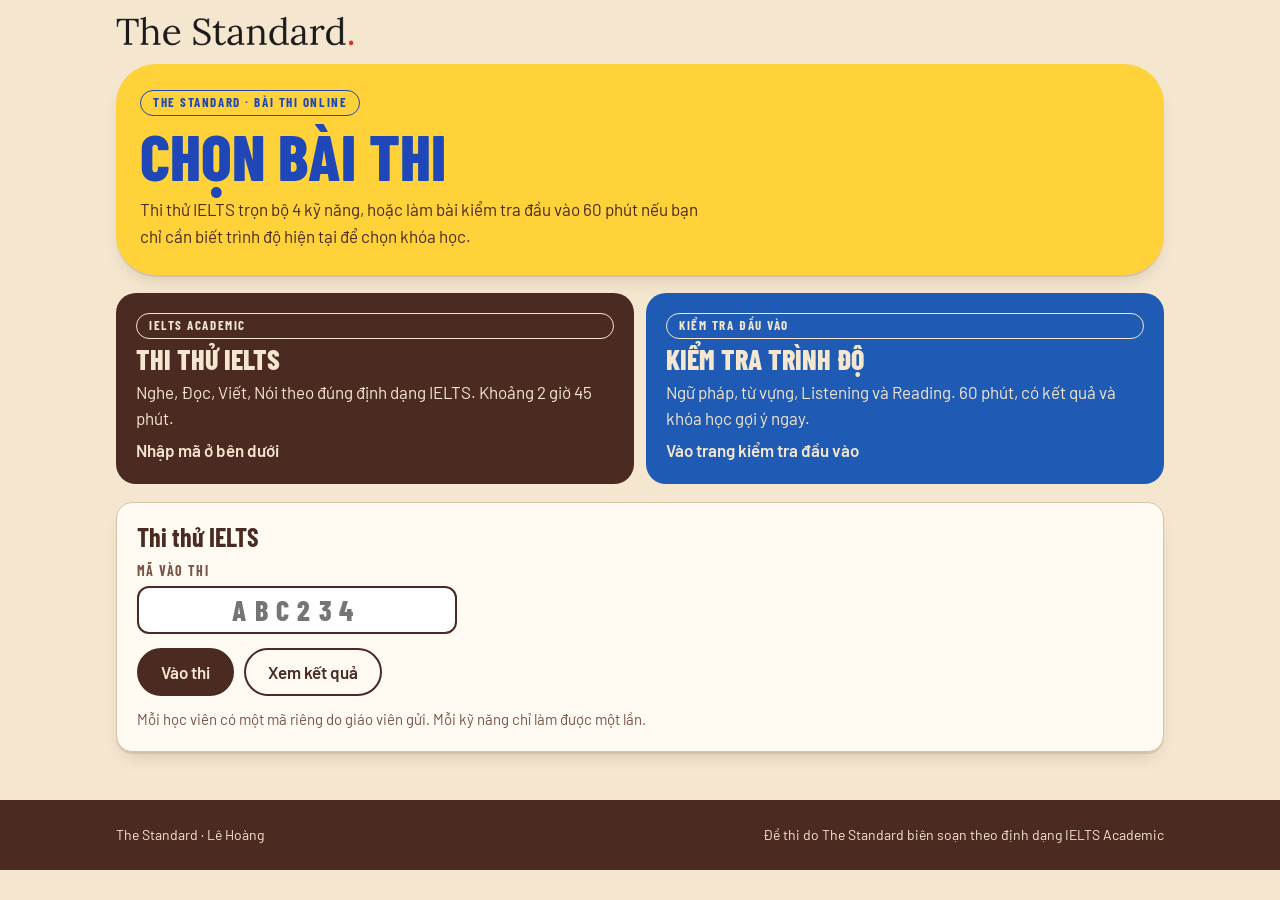
<file: reading.html>
<!doctype html>
<html lang="vi">
<head>
<meta charset="utf-8">
<meta name="viewport" content="width=device-width, initial-scale=1, viewport-fit=cover">
<title>Reading · IELTS Mock Test</title>
<meta name="theme-color" content="#f4e6cf">
<link rel="icon" href="assets/favicon.svg" type="image/svg+xml">
<link rel="stylesheet" href="assets/app.css?v=20261101b">
<link rel="preconnect" href="https://script.google.com">
<link rel="preconnect" href="https://script.googleusercontent.com" crossorigin>
<script src="config.js"></script>
</head>
<body>
<main class="wrap" style="max-width:1280px">
  <section class="card" id="intro">
    <span class="stamp">Academic Reading · 3 bài · 40 câu</span>
    <h2 style="margin-top:10px">Phần Đọc</h2>
    <div id="rn"></div>
    <ul class="clean" style="margin:12px 0">
      <li>Bạn có <b>60 phút</b> cho 3 bài đọc. Nên dành khoảng 20 phút cho mỗi bài.</li>
      <li>Chọn Passage 1, 2, 3 ở phía trên để chuyển bài. Trên điện thoại, bấm Bài đọc hoặc Câu hỏi để đổi màn hình.</li>
      <li>Hết giờ, bài sẽ tự nộp. Câu trả lời được tự lưu trên máy.</li>
      <li>Bài Đọc thường ngắn hơn đề IELTS thật. Điểm Đọc là band ước tính, chỉ để tham khảo.</li>
    </ul>
    <button class="btn blue" id="begin">Bắt đầu làm bài</button>
    <p class="msg err" id="err" hidden style="margin-top:12px"></p>
  </section>

  <div id="exam" hidden style="display:grid;gap:14px">
    <div class="row" style="justify-content:space-between">
      <div class="ptabs" role="tablist" id="ptabs"></div>
      <button class="btn ghost" id="submitBtn">Nộp bài</button>
    </div>
    <div class="mobswitch"><button class="ptab" id="vp" aria-selected="true">Bài đọc</button><button class="ptab" id="vq" aria-selected="false">Câu hỏi</button></div>
    <div class="split">
      <div class="pane passage" id="ppane" lang="en"></div>
      <div class="pane" id="qpane" lang="en"></div>
    </div>
    <p class="msg err" id="serr" hidden></p>
  </div>
  <div id="done"></div>
</main>
<nav class="qnav" id="qnav" hidden><div class="nums" id="nums"></div></nav>
<script src="assets/content.js?v=20261102a"></script>
<script src="assets/app.js?v=20261101b"></script>
<script>
(function () {
  var T = TS, $ = T.$, sk = 'R';
  var s = T.session(); if (!s || !s.code) { location.href = 'index.html'; return; }
  T.bar('Reading · Đọc', '<p>Bên trái là bài đọc, bên phải là câu hỏi. Chuyển bài bằng các nút Passage ở phía trên. Trên điện thoại, bấm Bài đọc hoặc Câu hỏi để đổi màn hình.</p>');
  var key = T.draftKey(s.code, sk), draft = T.ls(key) || { answers: {}, tab: 0, meta: {} };
  draft.flags = draft.flags || {};
  var answers = draft.answers, ids, timer, submitting = false, ranges = [[1, 13], [14, 26], [27, 40]];
  function save() { T.ls(key, draft); }
  var guard = T.guard({ meta: draft.meta, name: s.name, code: s.code, save: save, onLimit: function (why) { draft.meta.end = why; submit(true); } });
  setInterval(save, 3000);
  var narrow = window.matchMedia('(max-width: 899px)');

  function render() {
    var tabs = '', pp = '', qp = '';
    ids.forEach(function (id, i) {
      var it = BANK.R[id];
      tabs += '<button class="ptab" role="tab" data-i="' + i + '">Passage ' + (i + 1) + '</button>';
      pp += '<article data-i="' + i + '"><p class="small">Reading Passage ' + (i + 1) + ' · Questions ' + ranges[i][0] + ' to ' + ranges[i][1] + '</p><h2>' + T.esc(it.title) + '</h2>';
      it.paras.forEach(function (p, j) { pp += '<p>' + (it.lettered ? '<span class="pl">' + 'ABCDEFGHIJ'[j] + '</span>' : '') + T.esc(p) + '</p>'; });
      pp += '</article>';
      qp += '<section class="qsec" data-i="' + i + '"><h3>Passage ' + (i + 1) + '</h3>' + T.renderGroups(it.groups) + '</section>';
    });
    $('#ptabs').innerHTML = tabs; $('#ppane').innerHTML = pp; $('#qpane').innerHTML = qp;
    T.restoreAnswers($('#qpane'), answers);
    var upd = T.qnav($('#nums'), answers, 1, 40, function (n) {
      var i = n <= 13 ? 0 : n <= 26 ? 1 : 2; show(i); view('q');
      var el = document.getElementById('w' + n) || document.getElementById('q' + n); el && el.scrollIntoView({ behavior: 'smooth', block: 'center' });
    }, draft.flags, save);
    T.bindAnswers($('#qpane'), answers, function () { save(); upd(); });
    upd(); $('#qnav').hidden = false;
    $('#ptabs').onclick = function (e) { var i = e.target.getAttribute('data-i'); if (i !== null) { show(+i); view('p'); window.scrollTo({ top: 0, behavior: 'smooth' }); } };
    show(draft.tab || 0);
  }
  function show(i) {
    draft.tab = i;
    T.$$('#ptabs .ptab').forEach(function (b) { b.setAttribute('aria-selected', +b.getAttribute('data-i') === i); });
    T.$$('#ppane article, #qpane .qsec').forEach(function (el) { el.hidden = +el.getAttribute('data-i') !== i; });
    $('#ppane').scrollTop = 0; $('#qpane').scrollTop = 0;
  }
  function view(w) {
    if (!narrow.matches) { $('#ppane').hidden = false; $('#qpane').hidden = false; return; }
    $('#ppane').hidden = w !== 'p'; $('#qpane').hidden = w !== 'q';
    $('#vp').setAttribute('aria-selected', w === 'p'); $('#vq').setAttribute('aria-selected', w === 'q');
  }
  $('#vp').onclick = function () { view('p'); window.scrollTo(0, 0); };
  $('#vq').onclick = function () { view('q'); window.scrollTo(0, 0); };
  narrow.addEventListener && narrow.addEventListener('change', function () { view('p'); });

  function submit(auto) {
    if (submitting) return;
    var go = function () {
      submitting = true; timer && timer.stop(); guard.stop();
      $('#submitBtn').disabled = true; $('#submitBtn').textContent = 'Đang chấm bài...';
      T.submit({ code: s.code, skill: sk, answers: answers, dev: T.dev(), meta: draft.meta }, function (n) { $('#submitBtn').textContent = 'Máy chủ chậm, đang thử lại (' + n + ')...'; }).then(function (r) {
        if (!r.ok) { $('#serr').textContent = T.err(r) + ' Bài làm vẫn được lưu trên máy.'; $('#serr').hidden = false; $('#submitBtn').disabled = false; $('#submitBtn').textContent = 'Gửi lại'; submitting = false; return; }
        T.ls(key, null); T.ls(key + '-t0', null); T.markInfo(sk, 'done', { raw: r.raw, band: r.band });
        $('#exam').hidden = true; $('#qnav').hidden = true; $('#timer').textContent = 'Xong';
        $('#done').innerHTML = '<div style="display:grid;gap:16px">' + T.resultCard(sk, r, 40) + T.nextStep(sk) + '</div>';
        window.scrollTo(0, 0);
      });
    };
    if (auto) go(); else {
      var left = 40 - Object.keys(answers).filter(function (q) { return T.answered(answers, q); }).length;
      T.confirm('Nộp bài Đọc?', (left ? 'Bạn còn ' + left + ' câu chưa trả lời. ' : '') + 'Sau khi nộp, bạn không sửa được câu trả lời.', 'Nộp bài').then(function (y) { if (y) go(); });
    }
  }
  $('#submitBtn').onclick = function () { submit(false); };

  $('#begin').onclick = function () {
    $('#err').hidden = true; $('#begin').disabled = true; $('#begin').textContent = 'Đang mở bài...';
    guard.goFS();
    T.begin(sk, {
      ready: function (r) {
        ids = r.ids; draft.started = true; save();
        $('#intro').hidden = true; $('#exam').hidden = false;
        render(); view('p'); guard.start();
        timer = T.Timer($('#timer'), r.t0 + 60 * 60 * 1000, function () { submit(true); }, 300);
      },
      sync: function (r) { timer && timer.set(r.t0 + 60 * 60 * 1000); },
      wait: function () { $('#begin').textContent = 'Máy chủ chậm, đang thử lại...'; },
      fail: function (r) {
        timer && timer.stop(); guard.stop(); $('#exam').hidden = true; $('#qnav').hidden = true; $('#intro').hidden = false;
        $('#begin').disabled = false; $('#begin').textContent = 'Bắt đầu làm bài';
        $('#err').textContent = T.err(r); $('#err').hidden = false;
      }
    });
  };
  $('#rn').innerHTML = T.rulesNote;
  if (draft.started) { $('#intro').querySelector('h2').textContent = 'Phần Đọc đang làm dở'; $('#begin').textContent = 'Làm tiếp'; }
})();
</script>
</body>
</html>
</file>
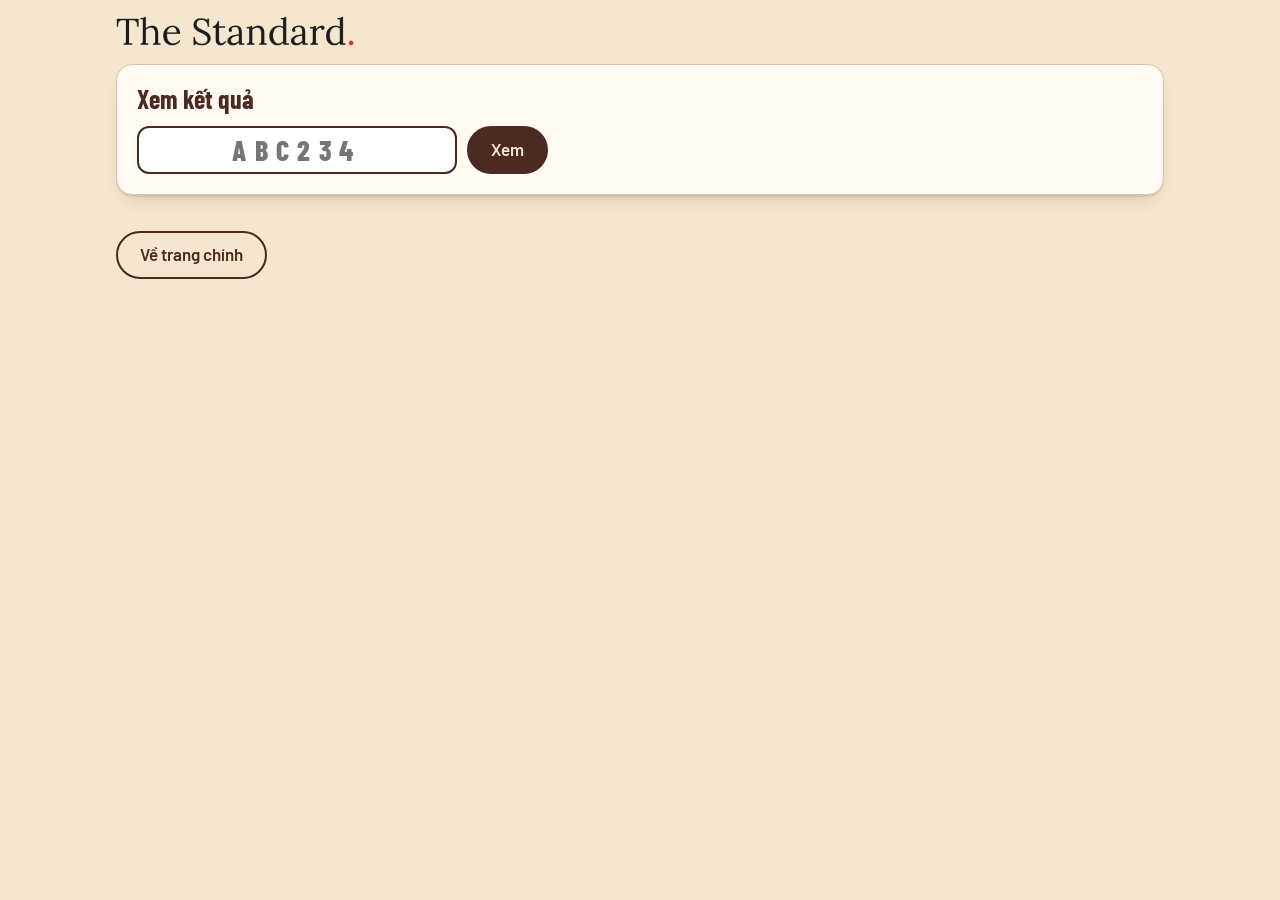
<file: result.html>
<!doctype html>
<html lang="vi">
<head>
<meta charset="utf-8">
<meta name="viewport" content="width=device-width, initial-scale=1, viewport-fit=cover">
<title>Kết quả · IELTS Mock Test</title>
<meta name="theme-color" content="#f4e6cf">
<link rel="icon" href="assets/favicon.svg" type="image/svg+xml">
<link rel="stylesheet" href="assets/app.css?v=20261101b">
<link rel="preconnect" href="https://script.google.com">
<link rel="preconnect" href="https://script.googleusercontent.com" crossorigin>
<script src="config.js"></script>
</head>
<body>
<main class="wrap" style="padding-top:16px">
  <a href="index.html" aria-label="Trang chính"><img class="wm" src="assets/logo-black.png" alt="The Standard." width="760" height="96" style="height:30px"></a>
  <section class="card">
    <h2>Xem kết quả</h2>
    <div class="row" style="margin-top:12px"><input class="input codein" id="code" maxlength="6" autocomplete="off" autocapitalize="characters" placeholder="ABC234" aria-label="Mã vào thi"><button class="btn" id="go">Xem</button></div>
    <p class="msg err" id="err" hidden style="margin-top:12px"></p>
  </section>
  <div id="out" style="display:grid;gap:16px"></div>
  <a class="btn ghost" href="index.html" style="justify-self:start">Về trang chính</a>
</main>
<script src="assets/app.js?v=20261101b"></script>
<script src="assets/descriptors.js?v=20261101b"></script>
<script src="assets/descriptors-vi.js?v=20261101b"></script>
<script>
(function () {
  var T = TS, $ = T.$;
  var s = T.session(); if (s && s.code) $('#code').value = s.code;
  var qc = (new URLSearchParams(location.search).get('code') || '').trim().toUpperCase(); if (/^[A-Z0-9]{6}$/.test(qc)) $('#code').value = qc;
  var cf = function (b) { var c = T.cefr ? T.cefr(b) : ''; return c ? 'CEFR ' + c : ''; };
  var join = function (a, b) { return a && b ? a + ' · ' + b : a || b; };
  function row(label, val, sub) { return '<div class="tile ' + label + '" style="pointer-events:none"><span class="stamp">' + T.SK[label] + '</span><h3>' + val + '</h3><span>' + (sub || '') + '</span></div>'; }
  $('#go').onclick = function () {
    var c = $('#code').value.trim().toUpperCase(); $('#err').hidden = true;
    var ck = 'ts-ielts-res-' + c, old = T.ls(ck);
    if (old) show(old); else $('#out').innerHTML = '<p class="small">Đang tải kết quả...</p>';
    $('#go').disabled = true;
    T.api('result', { code: c }).then(function (r) {
      $('#go').disabled = false;
      if (!r.ok) { if (old && r.error !== 'no_code') return; $('#out').innerHTML = ''; T.ls(ck, null); $('#err').textContent = T.err(r); $('#err').hidden = false; return; }
      T.ls(ck, r); show(r);
    });
  };
  /* One card per task or skill: for each criterion, the score the marker gave and the published descriptor of that band. */
  var NAME_VI = { 'Task Achievement': 'Hoàn thành yêu cầu đề bài', 'Task Response': 'Đáp ứng đề bài', 'Coherence and cohesion': 'Mạch lạc và liên kết', 'Lexical resource': 'Vốn từ vựng', 'Grammatical range and accuracy': 'Phạm vi và độ chính xác ngữ pháp', 'Fluency and coherence': 'Độ trôi chảy và mạch lạc', 'Pronunciation': 'Phát âm' };
  function descCard(title, items) {
    var cells = items.filter(function (c) { return typeof c[1] === 'number'; }).map(function (c) {
      return '<div class="wcell"><span style="font-weight:600">' + T.esc(c[0]) + (NAME_VI[c[0]] ? '<span class="dl-vi small" style="display:block;font-weight:400">' + NAME_VI[c[0]] + '</span>' : '') + '<span style="display:block;color:var(--cobalt)">Band ' + (c[1] % 1 ? c[1].toFixed(1) : c[1]) + '</span></span><div class="wdesc">' + T.bandDesc(c[2], c[1]) + '</div></div>';
    });
    if (!cells.length) return '';
    return '<section class="card"><div class="dlhead"><h2>' + title + '</h2>' + (T.dlToggle ? T.dlToggle() : '') + '</div><p class="small" style="margin-top:6px">Mô tả của từng tiêu chí ở band bạn nhận được, lấy từ bảng Band Descriptors của IELTS. Dùng để hiểu điểm của mình, không thay thế kết quả IELTS chính thức.<span class="dl-vi"> Bản tiếng Việt là bản dịch tham khảo của lớp The Standard, bản tiếng Anh mới là bản gốc.</span></p><div class="wgrid" style="margin-top:12px">' + cells.join('') + '</div></section>';
  }
  function show(r) {   // never leave the page blank: if drawing fails, say so and how to fix it
    try { draw(r); } catch (e) { $('#out').innerHTML = '<p class="msg err">Trang chưa tải đúng phiên bản mới. Bấm Ctrl+F5 (hoặc xóa bộ nhớ đệm của trình duyệt) rồi thử lại.</p>'; }
  }
  function draw(r) {
      var x = r.res, st = r.st || {}, h = '';
      var stv = function (sk) { var v = (st[sk] || {}).s || 'open'; return v === 'open' ? 'Chưa làm' : v === 'started' ? 'Đang làm dở' : ''; };
      h += '<section class="result"><span class="stamp">' + T.esc(r.name) + (r.cls ? ' · ' + T.esc(r.cls) : '') + '</span><p class="big">' + (typeof x.overall === 'number' ? 'Overall ' + x.overall.toFixed(1) : 'Chưa đủ 4 kỹ năng') + '</p>' +
        '<p>' + (typeof x.overall === 'number' ? 'Điểm tổng là trung bình 4 kỹ năng, làm tròn đến 0.5 gần nhất.' + (cf(x.overall) ? ' Mức tương ứng trên khung CEFR: ' + cf(x.overall).slice(5) + '.' : '') : 'Điểm tổng sẽ hiện khi có đủ điểm Nghe, Đọc, Viết và Nói.') + '</p></section>';
      h += '<div class="tiles">';
      h += row('L', x.L ? 'Band ' + T.bandText(x.L.band) + ' (ước tính)' : stv('L'), x.L ? join(x.L.raw + ' trên 40 câu đúng', cf(x.L.band)) : '');
      h += row('R', x.R ? 'Band ' + T.bandText(x.R.band) + ' (ước tính)' : stv('R'), x.R ? join(x.R.raw + ' trên 40 câu đúng', cf(x.R.band)) : '');
      h += row('W', x.W ? (typeof x.W.band === 'number' ? 'Band ' + T.bandText(x.W.band) : 'Chờ chấm') : stv('W'), join(x.W && typeof x.W.t1 === 'number' ? 'Task 1: ' + x.W.t1.toFixed(1) + ' · Task 2: ' + (typeof x.W.t2 === 'number' ? x.W.t2.toFixed(1) : '...') : '', x.W ? cf(x.W.band) : ''));
      h += row('S', x.S ? (typeof x.S.band === 'number' ? 'Band ' + T.bandText(x.S.band) : 'Chờ chấm') : stv('S'), x.S ? cf(x.S.band) : '');
      h += '</div>';
      h += '<p class="small">Band Nghe và Đọc là ước tính từ đề rút gọn, chỉ để tham khảo, không thay thế kết quả IELTS chính thức.</p>';
      if ([x.L, x.R, x.W, x.S].some(function (k) { return k && cf(k.band); }) || cf(x.overall)) h += '<p class="small">CEFR là so sánh gần đúng theo bảng IELTS and the CEFR của IELTS.org (B1: 4.0 đến 5.0, B2: 5.5 đến 6.0, C1: 6.5 đến 7.5, C2: 8.0 đến 9.0). Đây không phải chứng nhận trình độ, và mỗi trường có thể quy đổi khác nhau.</p>';
      if (x.W && x.W.comment) h += '<section class="card"><h2>Nhận xét phần Viết</h2><p style="white-space:pre-wrap;margin-top:8px">' + T.esc(x.W.comment) + '</p></section>';
      if (x.S && x.S.comment) h += '<section class="card"><h2>Nhận xét phần Nói</h2>' + (x.S.crit ? '<p class="small" style="margin-top:6px">Fluency and Coherence ' + x.S.crit.fc + ' · Lexical Resource ' + x.S.crit.lr + ' · Grammar ' + x.S.crit.gra + ' · Pronunciation ' + x.S.crit.p + '</p>' : '') + '<p style="white-space:pre-wrap;margin-top:8px">' + T.esc(x.S.comment) + '</p></section>';
      if (window.BAND_DESC) {
        var D = BAND_DESC;
        if (x.W && x.W.crit) [1, 2].forEach(function (t) {
          var c = x.W.crit['t' + t] || {}, d = D['t' + t];
          h += descCard('Mô tả band phần Viết · Task ' + t, [[t === 1 ? 'Task Achievement' : 'Task Response', c.ta, d.ta], ['Coherence and cohesion', c.cc, d.cc], ['Lexical resource', c.lr, d.lr], ['Grammatical range and accuracy', c.gra, d.gra]]);
        });
        if (x.S && x.S.crit) h += descCard('Mô tả band phần Nói', [['Fluency and coherence', x.S.crit.fc, D.s.fc], ['Lexical resource', x.S.crit.lr, D.s.lr], ['Grammatical range and accuracy', x.S.crit.gra, D.s.gra], ['Pronunciation', x.S.crit.p, D.s.p]]);
      }
      $('#out').innerHTML = h;
  }
  $('#code').addEventListener('keydown', function (e) { if (e.key === 'Enter') $('#go').click(); });
  if ($('#code').value) $('#go').click();
})();
</script>
</body>
</html>
</file>
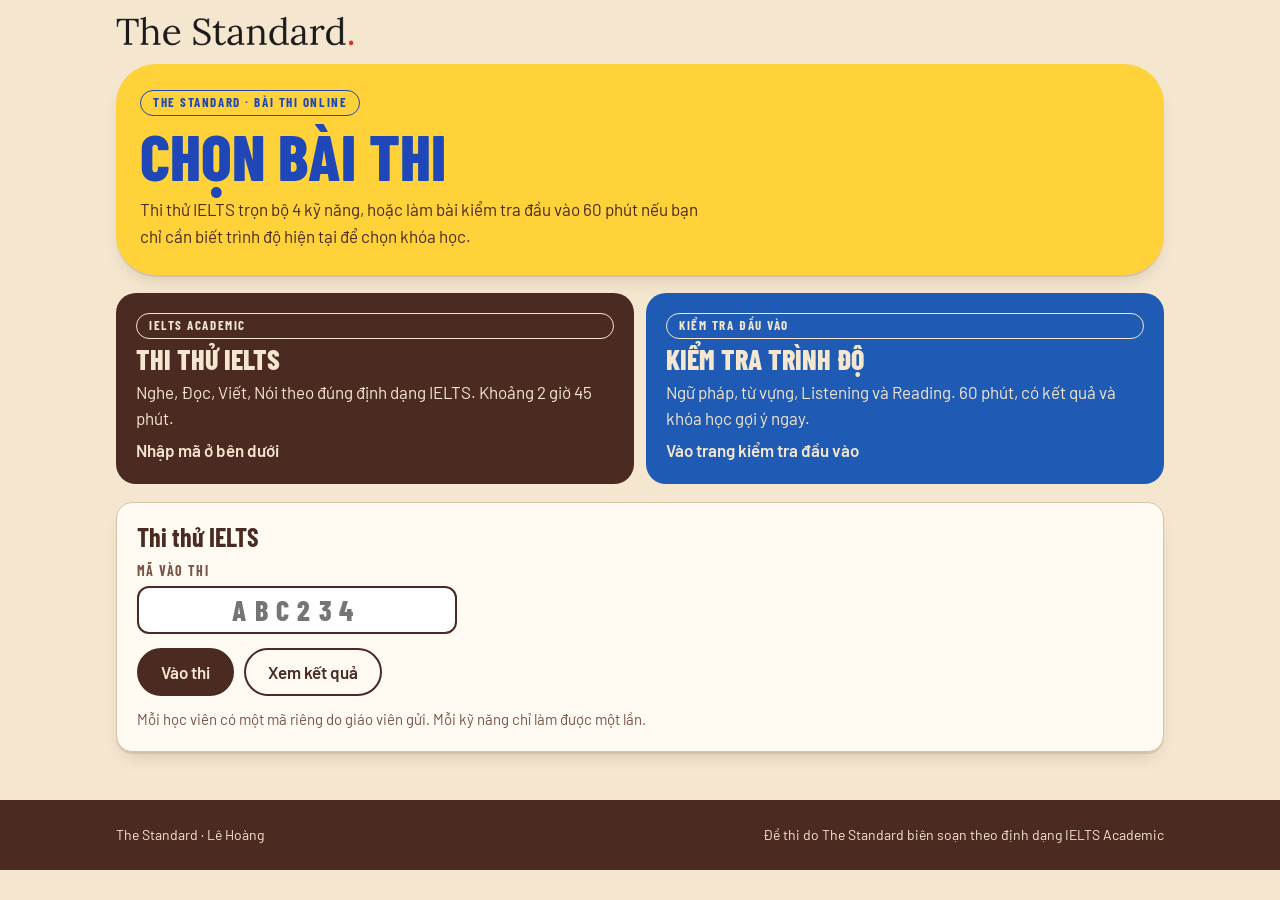
<file: speaking.html>
<!doctype html>
<html lang="vi">
<head>
<meta charset="utf-8">
<meta name="viewport" content="width=device-width, initial-scale=1, viewport-fit=cover">
<title>Speaking · IELTS Mock Test</title>
<meta name="theme-color" content="#f4e6cf">
<link rel="icon" href="assets/favicon.svg" type="image/svg+xml">
<link rel="stylesheet" href="assets/app.css?v=20261101b">
<link rel="preconnect" href="https://script.google.com">
<link rel="preconnect" href="https://script.googleusercontent.com" crossorigin>
<script src="config.js"></script>
</head>
<body>
<main class="wrap">
  <section class="card" id="intro">
    <span class="stamp">Speaking · 3 phần · khoảng 10 phút</span>
    <h2 style="margin-top:10px">Phần Nói</h2>
    <div id="rn"></div>
    <ul class="clean" style="margin:12px 0">
      <li><b>Part 1:</b> giám khảo hỏi 3 câu về các chủ đề quen thuộc. Trả lời mỗi câu khoảng 20 đến 30 giây.</li>
      <li><b>Part 2:</b> bạn có 1 phút chuẩn bị, sau đó nói 1 đến 2 phút về chủ đề trên thẻ.</li>
      <li><b>Part 3:</b> giám khảo hỏi 3 câu thảo luận chung hơn, liên quan đến chủ đề Part 2.</li>
      <li>Bài nói được ghi âm và gửi cho giáo viên. Hãy ngồi ở chỗ yên tĩnh và cho phép trang dùng micro.</li>
    </ul>
    <h3 style="font:700 20px var(--display);margin-bottom:8px">Bước 1. Kiểm tra micro</h3>
    <div class="row"><button class="btn ghost" id="mic">Bật micro</button><span class="small" id="micst">Chưa bật micro</span></div>
    <div class="meter" style="margin:10px 0" aria-hidden="true"><b id="lvl"></b></div>
    <div class="row"><button class="btn ghost" id="test" disabled>Ghi thử 5 giây</button><audio id="testau" controls hidden></audio></div>
    <h3 style="font:700 20px var(--display);margin:16px 0 8px">Bước 2. Bắt đầu thi</h3>
    <button class="btn blue" id="begin" disabled>Bắt đầu phần Nói</button>
    <p class="msg err" id="err" hidden style="margin-top:12px"></p>
  </section>

  <section id="exam" hidden style="display:grid;gap:14px">
    <div class="steps" id="steps"><span data-p="1">Part 1</span><span data-p="2">Part 2</span><span data-p="3">Part 3</span></div>
    <div class="row" style="justify-content:space-between"><span class="rec" id="rec" hidden><i></i>Đang ghi âm <span class="num" id="recT">0:00</span></span><span class="small" id="pinfo"></span></div>
    <div class="qcard" id="qcard" lang="en"></div>
    <div id="cue" lang="en" hidden></div>
    <div class="row" id="ctrl"></div>
    <div id="ups" class="small"></div>
    <p class="msg err" id="serr" hidden></p>
  </section>
  <div id="done"></div>
</main>
<audio id="au"></audio>
<script src="assets/content.js?v=20261102a"></script>
<script src="assets/app.js?v=20261101b"></script>
<script>
(function () {
  var T = TS, $ = T.$, sk = 'S';
  var s = T.session(); if (!s || !s.code) { location.href = 'index.html'; return; }
  T.bar('Speaking · Nói', '<p>Nghe hết câu hỏi rồi trả lời. Phần Nói chỉ cảnh báo và ghi lại vi phạm, không tự nộp, để không mất file ghi âm.</p>');
  var key = T.draftKey(s.code, sk), draft = T.ls(key) || { parts: {}, meta: {} };
  function save() { T.ls(key, draft); }
  var guard = T.guard({ meta: draft.meta, name: s.name, code: s.code, save: save });
  var stream = null, ac = null, set = null, rec = null, chunks = [], recStart = 0, recIv = null, ups = {}, au = $('#au');
  var MIME = (function () {
    if (!window.MediaRecorder) return null;
    var c = ['audio/webm;codecs=opus', 'audio/webm', 'audio/mp4', 'audio/ogg;codecs=opus'];
    for (var i = 0; i < c.length; i++) if (MediaRecorder.isTypeSupported && MediaRecorder.isTypeSupported(c[i])) return c[i];
    return '';
  })();

  /* ---------- microphone ---------- */
  $('#mic').onclick = function () {
    if (MIME === null) { $('#micst').textContent = 'Trình duyệt này không ghi âm được. Hãy dùng Chrome hoặc Safari bản mới.'; return; }
    navigator.mediaDevices.getUserMedia({ audio: { echoCancellation: true, noiseSuppression: true } }).then(function (st) {
      stream = st; $('#micst').textContent = 'Micro đã bật. Hãy nói thử, thanh màu xanh sẽ chạy.';
      $('#mic').disabled = true; $('#test').disabled = false; $('#begin').disabled = false;
      try {
        ac = new (window.AudioContext || window.webkitAudioContext)();
        var an = ac.createAnalyser(); an.fftSize = 512; ac.createMediaStreamSource(st).connect(an);
        var buf = new Uint8Array(an.fftSize);
        (function loop() { an.getByteTimeDomainData(buf); var m = 0; for (var i = 0; i < buf.length; i++) m = Math.max(m, Math.abs(buf[i] - 128)); $('#lvl').style.width = Math.min(100, m * 1.6) + '%'; requestAnimationFrame(loop); })();
      } catch (e) {}
    }).catch(function () { $('#micst').textContent = 'Không bật được micro. Hãy cho phép trang dùng micro trong cài đặt trình duyệt rồi tải lại trang.'; });
  };
  $('#test').onclick = function () {
    var r = new MediaRecorder(stream, MIME ? { mimeType: MIME } : undefined), c = [];
    r.ondataavailable = function (e) { if (e.data.size) c.push(e.data); };
    r.onstop = function () { var a = $('#testau'); a.src = URL.createObjectURL(new Blob(c, { type: r.mimeType })); a.hidden = false; $('#test').disabled = false; $('#test').textContent = 'Ghi thử lại'; };
    r.start(); $('#test').disabled = true; $('#test').textContent = 'Đang ghi thử...';
    setTimeout(function () { r.stop(); }, 5000);
  };

  /* ---------- recording per part ---------- */
  function startRec() {
    chunks = []; rec = new MediaRecorder(stream, Object.assign(MIME ? { mimeType: MIME } : {}, { audioBitsPerSecond: 32000 }));
    rec.ondataavailable = function (e) { if (e.data.size) chunks.push(e.data); };
    rec.start(1000); recStart = Date.now(); $('#rec').hidden = false;
    recIv = setInterval(function () { $('#recT').textContent = T.fmt((Date.now() - recStart) / 1000); }, 500);
  }
  function stopRec(part) {
    return new Promise(function (res) {
      if (!rec || rec.state === 'inactive') return res();
      rec.onstop = function () {
        clearInterval(recIv); $('#rec').hidden = true;
        var blob = new Blob(chunks, { type: rec.mimeType || MIME || 'audio/webm' });
        upload(part, blob, Math.round((Date.now() - recStart) / 1000)); res();
      };
      rec.stop();
    });
  }
  function upStatus() {
    var h = '';
    [1, 2, 3].forEach(function (p) {
      var u = ups[p]; if (!u) return;
      h += '<p>Part ' + p + ': ' + (u.st === 'ok' ? 'đã gửi cho giáo viên ✓' : u.st === 'sending' ? 'đang gửi...' : 'gửi chưa được. <button class="btn ghost" style="min-height:36px;padding:0 12px" data-retry="' + p + '">Gửi lại</button> <a href="' + u.url + '" download="Speaking Part ' + p + '">Tải file về máy</a>') + '</p>';
    });
    $('#ups').innerHTML = h;
  }
  $('#ups').onclick = function (e) { var p = e.target.getAttribute('data-retry'); if (p) send(+p); };
  function upload(part, blob, sec) {
    ups[part] = { blob: blob, sec: sec, st: 'sending', url: URL.createObjectURL(blob), tries: 0 };
    send(part);
  }
  function send(part) {
    var u = ups[part]; u.st = 'sending'; u.tries++; upStatus();
    var fr = new FileReader();
    fr.onload = function () {
      var b64 = String(fr.result).split(',')[1] || '';
      T.api('upload', { code: s.code, part: part, mime: u.blob.type, data: b64, sec: u.sec, dev: T.dev() }, 120000).then(function (r) {
        if (r.ok) { u.st = 'ok'; draft.parts[part] = 'up'; save(); }
        else { u.st = 'fail'; if (u.tries < 3 && r.error === 'network') { setTimeout(function () { send(part); }, 3000); } }
        upStatus(); maybeFinish();
      });
    };
    fr.readAsDataURL(u.blob);
  }

  /* ---------- exam flow ---------- */
  function playClip(src) {
    return new Promise(function (res) {
      au.onended = res; au.onerror = res; au.src = src;
      au.play().catch(function () { res(); });
    });
  }
  function card(text) { var c = $('#qcard'); c.textContent = text; c.classList.remove('in'); void c.offsetWidth; c.classList.add('in'); c.hidden = false; }
  function steps(p) { T.$$('#steps span').forEach(function (x) { var n = +x.getAttribute('data-p'); x.className = n < p || draft.parts[n] ? 'done' : n === p ? 'on' : ''; }); }
  function ctrl(html) { $('#ctrl').innerHTML = html; }

  function qa(part, qs, clips, intro, cap) {
    return new Promise(function (res) {
      steps(part); $('#cue').hidden = true; var i = 0, capT;
      $('#pinfo').textContent = 'Part ' + part + ' · ' + qs.length + ' câu hỏi';
      function next() {
        if (i >= qs.length) { clearTimeout(capT); ctrl(''); card('Hết Part ' + part + '. Đang lưu bài nói...'); stopRec(part).then(res); return; }
        card(qs[i]); ctrl('<button class="btn" id="nx" disabled>' + (i === qs.length - 1 ? 'Kết thúc Part ' + part : 'Câu tiếp theo') + '</button><span class="small">Câu ' + (i + 1) + ' trên ' + qs.length + '</span>');
        var src = clips[i]; i++;
        playClip(src).then(function () { var b = $('#nx'); if (b) { b.disabled = false; b.onclick = next; } });
      }
      var go = function () { startRec(); capT = setTimeout(function () { i = qs.length; next(); }, cap * 1000); next(); };
      if (intro) { card('Part ' + part); playClip(intro).then(go); } else go();
    });
  }

  function part2(S) {
    return new Promise(function (res) {
      steps(2); $('#pinfo').textContent = 'Part 2 · thẻ chủ đề';
      card('Part 2: 1 phút chuẩn bị, sau đó nói 1 đến 2 phút.');
      var p = S.p2, cue = '<div class="cue"><h3>' + T.esc(p.title) + '</h3><p>You should say:</p><ul class="clean">' + p.points.map(function (x) { return '<li>' + T.esc(x) + '</li>'; }).join('') + '</ul><p>' + T.esc(p.explain) + '</p></div>' +
        '<label class="small" for="notes" style="display:block;margin-top:10px">Ghi chú nhanh (không được gửi đi)</label><textarea class="essay" id="notes" style="min-height:120px"></textarea>';
      $('#cue').innerHTML = cue; $('#cue').hidden = false;
      ctrl('');
      playClip(S.audio.p2intro).then(function () {
        var end = Date.now() + 60000;
        ctrl('<b class="num" id="prep">1:00</b><span class="small">thời gian chuẩn bị</span><button class="btn ghost" id="ready">Tôi sẵn sàng nói</button>');
        var iv = setInterval(function () { var l = (end - Date.now()) / 1000; $('#prep').textContent = T.fmt(l); if (l <= 0) speak(); }, 250);
        $('#ready').onclick = speak;
        var started = false;
        function speak() {
          if (started) return; started = true; clearInterval(iv); ctrl('');
          playClip(S.audio.p2start).then(function () {
            startRec(); card('Hãy nói về chủ đề trên thẻ. Tối đa 2 phút.');
            var stopAt = Date.now() + 120000;
            ctrl('<b class="num" id="spk">2:00</b><span class="small">thời gian nói còn lại</span><button class="btn" id="fin">Kết thúc Part 2</button>');
            var iv2 = setInterval(function () { var l = (stopAt - Date.now()) / 1000; $('#spk').textContent = T.fmt(l); if (l <= 0) finish(); }, 250);
            var done = false;
            function finish() {
              if (done) return; done = true; clearInterval(iv2); ctrl(''); $('#cue').hidden = true;
              card(p.followup);
              playClip(S.audio.p2follow).then(function () {
                ctrl('<button class="btn" id="fin2">Sang Part 3</button><span class="small">Trả lời ngắn câu hỏi trên, rồi bấm nút</span>');
                $('#fin2').onclick = function () { ctrl(''); card('Hết Part 2. Đang lưu bài nói...'); stopRec(2).then(res); };
              });
            }
            $('#fin').onclick = function () {
              if ((Date.now() - recStart) < 60000) T.confirm('Kết thúc Part 2?', 'Bạn mới nói chưa đến 1 phút. Bài thi thật yêu cầu nói 1 đến 2 phút.', 'Kết thúc').then(function (y) { if (y) finish(); });
              else finish();
            };
          });
        }
      });
    });
  }

  var finishing = false;
  function maybeFinish() {
    if (!draft.allDone || finishing) return;
    var pending = [1, 2, 3].filter(function (p) { return ups[p] && ups[p].st !== 'ok'; });
    if (pending.length) { ctrl('<span class="small">Đang chờ gửi xong bài ghi âm. Đừng đóng trang.</span>'); return; }
    finishing = true; guard.stop();
    T.api('submitS', { code: s.code, dev: T.dev(), meta: draft.meta }).then(function (r) {
      if (!r.ok) { finishing = false; $('#serr').textContent = T.err(r); $('#serr').hidden = false; ctrl('<button class="btn" id="again">Nộp lại</button>'); $('#again').onclick = maybeFinish; return; }
      T.ls(key, null); T.ls(key + '-t0', null); T.markInfo(sk, 'done', { submitted: true }); try { stream && stream.getTracks().forEach(function (t) { t.stop(); }); } catch (e) {}
      $('#exam').hidden = true; $('#timer').textContent = 'Xong';
      $('#done').innerHTML = '<div style="display:grid;gap:16px"><section class="result"><span class="stamp">Đã nộp phần Nói</span><p class="big">Chờ chấm</p><p>Giáo viên đã nhận ' + (r.parts || 0) + ' file ghi âm và sẽ chấm theo 4 tiêu chí của IELTS. Bạn xem kết quả ở mục Xem kết quả trên trang chính.</p></section>' + T.nextStep(sk) + '</div>';
    });
  }

  $('#begin').onclick = function () {
    $('#err').hidden = true; $('#begin').disabled = true; $('#begin').textContent = 'Đang mở bài...';
    guard.goFS();
    T.begin(sk, {
      ready: run,
      wait: function () { $('#begin').textContent = 'Máy chủ chậm, đang thử lại...'; },
      fail: function (r) {
        try { if (rec && rec.state !== 'inactive') { rec.onstop = null; rec.stop(); } } catch (e) {}
        au.pause(); clearInterval(recIv); $('#rec').hidden = true; guard.stop();
        $('#exam').hidden = true; $('#intro').hidden = false;
        $('#begin').disabled = false; $('#begin').textContent = 'Bắt đầu phần Nói';
        $('#err').textContent = T.err(r); $('#err').hidden = false;
      }
    });
    function run(r) {
      var S = BANK.S[r.ids[0]];
      Object.keys(r.files || {}).forEach(function (p) { draft.parts[p] = 'up'; ups[p] = { st: 'ok' }; });
      draft.started = true; save();
      $('#intro').hidden = true; $('#exam').hidden = false; guard.start();
      var t0 = Date.now(), clk = function () { $('#timer').classList.remove('idle'); $('#timer').textContent = T.fmt((Date.now() - t0) / 1000); }; clk(); setInterval(clk, 1000);
      var chain = Promise.resolve();
      var sid = r.ids[0], i1 = T.speakingPick(S, sid, s.code, 1), i3 = T.speakingPick(S, sid, s.code, 3);
      var pick = function (list, idx) { return idx.map(function (i) { return list[i]; }); };
      if (!draft.parts[1]) chain = chain.then(function () { return qa(1, pick(S.p1.qs, i1), pick(S.audio.p1, i1), null, 360); });
      if (!draft.parts[2]) chain = chain.then(function () { return part2(S); });
      if (!draft.parts[3]) chain = chain.then(function () { return qa(3, pick(S.p3.qs, i3), pick(S.audio.p3, i3), S.audio.p3intro, 360); });
      chain.then(function () { steps(4); $('#cue').hidden = true; card('Bạn đã hoàn thành phần Nói. Đang gửi bài cho giáo viên...'); draft.allDone = true; save(); maybeFinish(); });
    }
  };
  $('#rn').innerHTML = T.rulesNote;
  if (draft.started) { $('#intro').querySelector('h2').textContent = 'Phần Nói đang làm dở'; }
})();
</script>
</body>
</html>
</file>
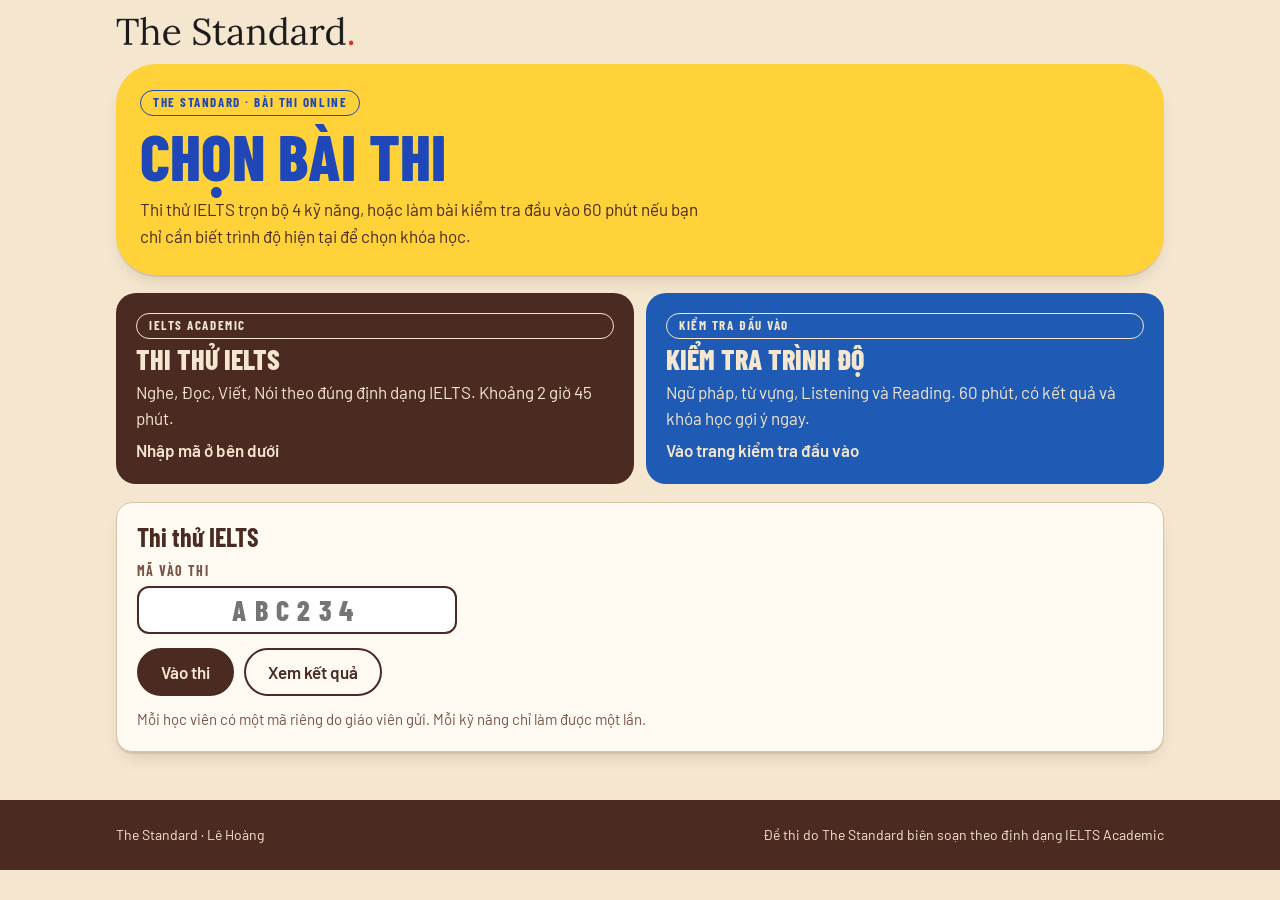
<file: writing.html>
<!doctype html>
<html lang="vi">
<head>
<meta charset="utf-8">
<meta name="viewport" content="width=device-width, initial-scale=1, viewport-fit=cover">
<title>Writing · IELTS Mock Test</title>
<meta name="theme-color" content="#f4e6cf">
<link rel="icon" href="assets/favicon.svg" type="image/svg+xml">
<link rel="stylesheet" href="assets/app.css?v=20261101b">
<link rel="preconnect" href="https://script.google.com">
<link rel="preconnect" href="https://script.googleusercontent.com" crossorigin>
<script src="config.js"></script>
</head>
<body>
<main class="wrap" style="max-width:1280px">
  <section class="card" id="intro">
    <span class="stamp">Academic Writing · 2 bài · 60 phút</span>
    <h2 style="margin-top:10px">Phần Viết</h2>
    <div id="rn"></div>
    <ul class="clean" style="margin:12px 0">
      <li><b>Task 1:</b> mô tả biểu đồ hoặc sơ đồ, ít nhất 150 từ, nên dành khoảng 20 phút.</li>
      <li><b>Task 2:</b> viết bài luận, ít nhất 250 từ, nên dành khoảng 40 phút. Task 2 có trọng số gấp đôi Task 1.</li>
      <li>Bài viết được tự lưu trên máy. Hết 60 phút, bài sẽ tự nộp.</li>
      <li>Trang không cho dán văn bản từ nơi khác vào bài viết.</li>
      <li>Giáo viên chấm theo 4 tiêu chí của IELTS và gửi kết quả sau.</li>
    </ul>
    <button class="btn blue" id="begin">Bắt đầu làm bài</button>
    <p class="msg err" id="err" hidden style="margin-top:12px"></p>
  </section>

  <div id="exam" hidden style="display:grid;gap:14px">
    <div class="row" style="justify-content:space-between">
      <div class="wtabs" role="tablist"><button class="ptab" data-t="1" role="tab">Task 1</button><button class="ptab" data-t="2" role="tab">Task 2</button></div>
      <button class="btn ghost" id="submitBtn">Nộp bài</button>
    </div>
    <div class="split" id="task1">
      <div class="pane" id="p1" lang="en"></div>
      <div class="pane" style="display:grid;gap:8px"><label class="small" for="t1">Bài viết Task 1</label><textarea lang="en" class="essay" id="t1" spellcheck="false" autocapitalize="sentences"></textarea><span class="wc num" id="wc1">0 từ</span></div>
    </div>
    <div class="split" id="task2" hidden>
      <div class="pane" id="p2" lang="en"></div>
      <div class="pane" style="display:grid;gap:8px"><label class="small" for="t2">Bài viết Task 2</label><textarea lang="en" class="essay" id="t2" spellcheck="false" autocapitalize="sentences"></textarea><span class="wc num" id="wc2">0 từ</span></div>
    </div>
    <p class="msg err" id="serr" hidden></p>
  </div>
  <div id="done"></div>
</main>
<script src="assets/content.js?v=20261102a"></script>
<script src="assets/app.js?v=20261101b"></script>
<script>
(function () {
  var T = TS, $ = T.$, sk = 'W';
  var s = T.session(); if (!s || !s.code) { location.href = 'index.html'; return; }
  T.bar('Writing · Viết', '<p>Chuyển giữa hai bài bằng nút Task 1 và Task 2. Số từ được đếm tự động bên dưới ô viết.</p>');
  var key = T.draftKey(s.code, sk), draft = T.ls(key) || { t1: '', t2: '', tab: 1, meta: {} };
  var timer, submitting = false;
  function save() { T.ls(key, draft); }
  var guard = T.guard({ meta: draft.meta, name: s.name, code: s.code, save: save, onLimit: function (why) { draft.meta.end = why; submit(true); } });
  setInterval(save, 3000);
  function wc(t) { return (String(t).trim().match(/\S+/g) || []).length; }
  function count() {
    var a = wc(draft.t1), b = wc(draft.t2);
    $('#wc1').textContent = a + ' từ' + (a < 150 ? ' · cần ít nhất 150' : ' · đủ số từ');
    $('#wc2').textContent = b + ' từ' + (b < 250 ? ' · cần ít nhất 250' : ' · đủ số từ');
  }
  function prompt(w, n) {
    return '<span class="stamp">Writing Task ' + n + '</span><p class="small" style="margin:10px 0 6px">' + (n === 1 ? 'You should spend about 20 minutes on this task.' : 'You should spend about 40 minutes on this task.') + '</p>' +
      '<p style="font-weight:600;margin-bottom:8px">' + T.esc(w.prompt) + '</p><p style="margin-bottom:10px">' + T.esc(w.instr) + (n === 2 ? ' Give reasons for your answer and include any relevant examples from your own knowledge or experience.' : '') + '</p>' +
      (n === 1 ? T.chart(w) : '') + '<p class="small" style="margin-top:10px">Write at least ' + (n === 1 ? 150 : 250) + ' words.</p>' + (n === 1 && w.chart === 'museums' ? '<p class="small">Số liệu chỉ dùng cho bài luyện thi.</p>' : '');
  }
  function tab(n) {
    draft.tab = n;
    T.$$('.wtabs .ptab').forEach(function (b) { b.setAttribute('aria-selected', +b.getAttribute('data-t') === n); });
    $('#task1').hidden = n !== 1; $('#task2').hidden = n !== 2;
  }
  T.$('.wtabs').onclick = function (e) { var t = e.target.getAttribute('data-t'); if (t) tab(+t); };
  $('#t1').addEventListener('input', function () { draft.t1 = this.value; count(); });
  $('#t2').addEventListener('input', function () { draft.t2 = this.value; count(); });
  ['copy', 'cut', 'paste'].forEach(function (ev) { document.addEventListener(ev, function (e) { if (e.target.tagName === 'TEXTAREA') { e.preventDefault(); draft.meta.paste = (draft.meta.paste || 0) + (ev === 'paste' ? 1 : 0); } }); });

  function submit(auto) {
    if (submitting) return;
    var go = function () {
      submitting = true; timer && timer.stop(); guard.stop(); save();
      $('#submitBtn').disabled = true; $('#submitBtn').textContent = 'Đang nộp...';
      T.api('submitW', { code: s.code, t1: draft.t1, t2: draft.t2, dev: T.dev(), meta: draft.meta }).then(function (r) {
        if (!r.ok) { $('#serr').textContent = T.err(r) + ' Bài viết vẫn được lưu trên máy.'; $('#serr').hidden = false; $('#submitBtn').disabled = false; $('#submitBtn').textContent = 'Gửi lại'; submitting = false; return; }
        T.ls(key, null); T.ls(key + '-t0', null); T.markInfo(sk, 'done', { submitted: true });
        $('#exam').hidden = true; $('#timer').textContent = 'Xong';
        $('#done').innerHTML = '<div style="display:grid;gap:16px"><section class="result"><span class="stamp">Đã nộp phần Viết</span><p class="big">Chờ chấm</p><p>Task 1: ' + (r.wc1 || 0) + ' từ · Task 2: ' + (r.wc2 || 0) + ' từ. Giáo viên sẽ chấm theo 4 tiêu chí của IELTS. Bạn xem kết quả ở mục Xem kết quả trên trang chính.</p></section>' + T.nextStep(sk) + '</div>';
        window.scrollTo(0, 0);
      });
    };
    if (auto) go(); else {
      var a = wc(draft.t1), b = wc(draft.t2), warn = (a < 150 ? 'Task 1 mới có ' + a + ' từ. ' : '') + (b < 250 ? 'Task 2 mới có ' + b + ' từ. ' : '');
      T.confirm('Nộp bài Viết?', warn + 'Sau khi nộp, bạn không sửa được bài.', 'Nộp bài').then(function (y) { if (y) go(); });
    }
  }
  $('#submitBtn').onclick = function () { submit(false); };

  $('#begin').onclick = function () {
    $('#err').hidden = true; $('#begin').disabled = true; $('#begin').textContent = 'Đang mở bài...';
    guard.goFS();
    T.begin(sk, {
      ready: function (r) {
        draft.started = true; save();
        $('#p1').innerHTML = prompt(BANK.W[r.ids[0]], 1); $('#p2').innerHTML = prompt(BANK.W[r.ids[1]], 2);
        $('#t1').value = draft.t1 || ''; $('#t2').value = draft.t2 || ''; count();
        $('#intro').hidden = true; $('#exam').hidden = false; tab(draft.tab || 1); guard.start();
        timer = T.Timer($('#timer'), r.t0 + 60 * 60 * 1000, function () { submit(true); }, 300);
      },
      sync: function (r) { timer && timer.set(r.t0 + 60 * 60 * 1000); },
      wait: function () { $('#begin').textContent = 'Máy chủ chậm, đang thử lại...'; },
      fail: function (r) {
        timer && timer.stop(); guard.stop(); $('#exam').hidden = true; $('#intro').hidden = false;
        $('#begin').disabled = false; $('#begin').textContent = 'Bắt đầu làm bài';
        $('#err').textContent = T.err(r); $('#err').hidden = false;
      }
    });
  };
  $('#rn').innerHTML = T.rulesNote;
  if (draft.started) { $('#intro').querySelector('h2').textContent = 'Phần Viết đang làm dở'; $('#begin').textContent = 'Làm tiếp'; }
})();
</script>
</body>
</html>
</file>
<file: assets/app.css>
/* The Standard · IELTS Mock Test. Shelf Pop tokens (cream, cocoa, cobalt, paper). One light look. */
@font-face{font-family:"Barlow Condensed";src:url(../fonts/barlow-condensed-700.woff2) format("woff2");font-weight:700;font-display:swap}
@font-face{font-family:"Barlow Condensed";src:url(../fonts/barlow-condensed-800.woff2) format("woff2");font-weight:800;font-display:swap}
@font-face{font-family:"Barlow";src:url(../fonts/barlow-400.woff2) format("woff2");font-weight:400;font-display:swap}
@font-face{font-family:"Barlow";src:url(../fonts/barlow-600.woff2) format("woff2");font-weight:600;font-display:swap}
:root{
  --cocoa:#4b2a22;--cream:#f4e6cf;--cobalt:#1f5bb5;--paper:#fffaf2;--mocha:#7a5648;--sand:#d9c3a3;
  --yellow:#ffd23a;--ink-blue:#1f47b8;--plum:#6e2438;--green:#9fd63c;--green-ink:#1f4d14;--warm:#c4561d;--pink:#f07ccb;
  --ok:#2f7a3a;--bad:#b3261e;
  --display:"Barlow Condensed","Arial Narrow",sans-serif;--sans:Barlow,Arial,sans-serif;
  --r:16px;--shadow:0 2px 0 rgb(75 42 34 / .10),0 10px 20px -10px rgb(75 42 34 / .24);
  --ease:cubic-bezier(.2,0,0,1);--spring:cubic-bezier(.34,1.56,.64,1);
  color-scheme:light;
}
*{box-sizing:border-box}
[hidden]{display:none!important}
html{background:var(--cream)}
body{margin:0;background:var(--cream);color:var(--cocoa);font-family:var(--sans);font-size:17px;line-height:1.55;-webkit-font-smoothing:antialiased}
:root{padding-top:env(safe-area-inset-top,0px);padding-bottom:env(safe-area-inset-bottom,0px)}
h1,h2,h3,h4{margin:0;text-wrap:balance}
p{margin:0}
a{color:var(--cobalt)}
button,input,select,textarea{font:inherit;color:inherit}
:focus-visible{outline:3px solid var(--cobalt);outline-offset:2px}
.small{font-size:15px;color:var(--mocha)}
.num{font-variant-numeric:tabular-nums}
.stamp{display:inline-flex;align-items:center;gap:6px;font:700 13px/1.2 var(--display);letter-spacing:.12em;text-transform:uppercase;border:1.5px solid currentColor;border-radius:999px;padding:4px 12px}
.wrap{max-width:1080px;margin:0 auto;padding-left:max(16px,env(safe-area-inset-left,0px));padding-right:max(16px,env(safe-area-inset-right,0px));padding-block:12px 48px;display:grid;gap:18px}
.wrap>*{min-width:0}

/* top bar */
.bar{position:sticky;top:0;z-index:20;background:var(--cream);border-bottom:1px solid var(--sand)}
body::before{content:"";position:fixed;inset:0 0 auto;height:env(safe-area-inset-top,0px);z-index:30;background:var(--cream)}
.bar .in{max-width:1280px;margin:0 auto;display:flex;align-items:center;gap:12px;justify-content:space-between;min-height:60px;padding-left:max(16px,env(safe-area-inset-left,0px));padding-right:max(16px,env(safe-area-inset-right,0px))}
.bar{top:env(safe-area-inset-top,0px)}
.wm{height:24px;width:auto;display:block}
.bar .who{font-size:14px;color:var(--mocha);text-align:right;line-height:1.2;min-width:0}
.bar .who b{display:block;color:var(--cocoa);font-weight:600;white-space:nowrap;overflow:hidden;text-overflow:ellipsis;max-width:40vw}
.bar .who .t{display:block}
.timer{font:800 22px/1 var(--display);letter-spacing:.04em;background:var(--cocoa);color:var(--cream);border-radius:999px;padding:8px 14px;min-width:96px;text-align:center}
.timer.warn{background:var(--warm)}
.timer.idle{background:var(--sand);color:var(--cocoa)}

/* cards and buttons */
.card{background:var(--paper);border:1px solid var(--sand);border-radius:var(--r);padding:20px;box-shadow:var(--shadow)}
.card h2{font:700 26px/1.1 var(--display)}
.lid{background:var(--yellow);color:var(--ink-blue);border-radius:40px;padding:26px 24px;display:grid;gap:10px;box-shadow:var(--shadow)}
.lid h1{font:800 clamp(38px,7vw,64px)/.95 var(--display);text-transform:uppercase}
.lid p{color:var(--cocoa);max-width:58ch}
.lid .stamp{justify-self:start}
.btn{display:inline-flex;align-items:center;justify-content:center;gap:8px;min-height:48px;padding:0 22px;border-radius:999px;border:2px solid var(--cocoa);background:var(--cocoa);color:var(--cream);font-weight:600;font-size:17px;cursor:pointer;text-decoration:none;transition:transform .3s var(--spring),background-color .2s}
.btn:hover{transform:translateY(-2px)}
.btn.ghost{background:transparent;color:var(--cocoa)}
.btn.blue{background:var(--cobalt);border-color:var(--cobalt)}
.btn.warm{background:var(--warm);border-color:var(--warm)}
.btn:disabled{opacity:.45;cursor:not-allowed;transform:none}
.row{display:flex;flex-wrap:wrap;gap:10px;align-items:center}
.field{display:grid;gap:6px}
.field label{font:700 14px/1.2 var(--display);letter-spacing:.1em;text-transform:uppercase;color:var(--mocha)}
.input{border:2px solid var(--cocoa);border-radius:12px;min-height:48px;padding:0 14px;background:#fff;width:100%}
.codein{font:800 28px/1 var(--display);letter-spacing:.3em;text-transform:uppercase;text-align:center;max-width:320px}
.msg{border-radius:12px;padding:10px 14px;font-size:15px}
.msg.err{background:#fbe1dc;color:#7a1d14}
.msg.ok{background:#e3f3d4;color:var(--green-ink)}
.msg.info{background:#e6ecf8;color:#1d3a73}
.note{font-size:15px;color:var(--mocha);max-width:70ch}
ul.clean{margin:0;padding-left:1.1em;display:grid;gap:6px}

/* skill tiles */
.tiles{display:grid;gap:12px;grid-template-columns:repeat(auto-fit,minmax(220px,1fr))}
.tile{border-radius:20px;padding:18px;display:grid;gap:6px;align-content:start;text-decoration:none;color:inherit;border:2px solid transparent;transition:transform .35s var(--spring)}
.tile:hover{transform:translateY(-3px)}
.tile h3{font:800 28px/1 var(--display);text-transform:uppercase}
.tile .st{font-weight:600}
.tile.L{background:#7b3cbf;color:#f4e6cf}.tile.R{background:var(--green);color:var(--green-ink)}
.tile.W{background:var(--warm);color:#fff8ee}.tile.S{background:var(--cocoa);color:var(--cream)}
.tile.done{opacity:.75}
.tile[aria-disabled="true"]{pointer-events:none;opacity:.5}

/* exam layout */
.exam{display:grid;gap:16px}
.split{display:grid;gap:16px}
@media (min-width:900px){.split{grid-template-columns:minmax(0,1fr) minmax(0,1fr);align-items:start}
  .split .pane{position:sticky;top:76px;max-height:calc(100vh - 92px);overflow:auto}}
.pane{background:var(--paper);border:1px solid var(--sand);border-radius:var(--r);padding:20px}
.passage h2{font:700 26px/1.1 var(--display);margin-bottom:10px}
.passage p{margin:0 0 12px;line-height:1.65}
.passage .pl{font:800 16px var(--display);color:var(--cobalt);margin-right:8px}
.ptabs{display:flex;gap:8px;flex-wrap:wrap}
.ptab{border:2px solid var(--cocoa);background:transparent;border-radius:999px;min-height:44px;padding:0 16px;font:700 15px var(--display);letter-spacing:.06em;text-transform:uppercase;cursor:pointer}
.ptab[aria-selected="true"]{background:var(--cocoa);color:var(--cream)}
.mobswitch{display:flex;gap:8px}
@media (min-width:900px){.mobswitch{display:none}}

/* questions */
.qsec{display:grid;gap:14px;scroll-margin-top:80px}
.qsec>h3{font:800 22px/1 var(--display);text-transform:uppercase;color:var(--cobalt)}
.qsec.now{outline:3px solid var(--yellow);outline-offset:6px;border-radius:12px}
.grp{display:grid;gap:10px;border-top:1px dashed var(--sand);padding-top:12px}
.grp .gi{font-weight:600}
.grp .gt{font:700 18px var(--display);text-align:center}
.grow{line-height:2.2}
.grow.h{font-weight:700;margin-top:6px;line-height:1.4}
.grow.ex{color:var(--mocha);font-style:italic}
.gap{display:inline-flex;align-items:center;gap:4px;vertical-align:middle}
.gap b,.qn{display:inline-grid;place-items:center;min-width:26px;height:26px;padding:0 4px;border-radius:7px;background:var(--cocoa);color:var(--cream);font:700 14px var(--display);white-space:nowrap}
.gap input{border:none;border-bottom:2px solid var(--cocoa);background:#fff;border-radius:6px 6px 0 0;min-height:34px;width:150px;padding:0 6px;font-size:16px}
.gap input:focus{border-color:var(--cobalt);outline:none;background:#eef3fd}
.mcq{display:grid;gap:6px}
.mcq .stem{display:flex;gap:8px;align-items:flex-start;font-weight:600}
.opt{display:flex;gap:10px;align-items:flex-start;border:1.5px solid var(--sand);border-radius:12px;padding:8px 12px;cursor:pointer;background:#fff;min-height:44px}
.opt input{margin-top:5px;accent-color:var(--cobalt);width:18px;height:18px;flex:none}
.opt .L{font-weight:700;min-width:1.2em}
.opt:has(input:checked){border-color:var(--cobalt);background:#eef3fd}
.mrow{display:flex;gap:10px;align-items:center;flex-wrap:wrap}
.mrow .stem{flex:1 1 220px;min-width:0}
.sel{border:2px solid var(--cocoa);border-radius:10px;min-height:42px;padding:0 10px;background:#fff;font-weight:600}
.box{border:2px solid var(--cocoa);border-radius:12px;padding:10px 14px;background:#fff;display:grid;gap:4px}
.box b{font-family:var(--display);letter-spacing:.05em}
.tf{display:flex;flex-wrap:wrap;gap:6px}
.tf label{display:inline-flex;align-items:center;gap:6px;border:1.5px solid var(--sand);border-radius:999px;padding:6px 12px;cursor:pointer;background:#fff;font-weight:600;font-size:15px}
.tf label:has(input:checked){border-color:var(--cobalt);background:#eef3fd}
.tf input{accent-color:var(--cobalt)}
.map{max-width:520px;width:100%;height:auto;display:block;margin:0 auto}
.chart{width:100%;height:auto;display:block;background:#fff;border-radius:12px;border:1px solid var(--sand)}

/* question nav */
.qnav{position:sticky;bottom:0;z-index:15;background:var(--paper);border-top:1px solid var(--sand);padding:8px max(16px,env(safe-area-inset-left,0px)) calc(8px + env(safe-area-inset-bottom,0px));display:flex;gap:10px;align-items:center}
.qnav .nums{display:flex;gap:4px;overflow-x:auto;flex:1;min-width:0;scrollbar-width:thin}
.qnav .nums a{flex:none;display:inline-grid;place-items:center;width:30px;height:30px;border-radius:8px;border:1.5px solid var(--sand);font:700 13px var(--display);text-decoration:none;color:var(--cocoa);background:#fff}
.qnav .nums a.on{background:var(--cobalt);border-color:var(--cobalt);color:#fff}

/* audio status */
.player{display:grid;gap:8px}
.prog{height:10px;border-radius:999px;background:var(--cream);overflow:hidden;border:1px solid var(--sand)}
.prog b{display:block;height:100%;width:0;background:var(--cobalt);transition:width .5s linear}

/* result */
.result{background:var(--plum);color:var(--cream);border-radius:28px;padding:24px;display:grid;gap:10px;box-shadow:var(--shadow)}
.result .big{font:800 clamp(44px,9vw,72px)/1 var(--display)}
.result .stamp{justify-self:start}
.ticks{display:grid;grid-template-columns:repeat(auto-fill,minmax(64px,1fr));gap:6px}
.ticks span{border-radius:8px;padding:4px 6px;font:700 14px var(--display);text-align:center}
.ticks .y{background:#e3f3d4;color:var(--green-ink)}
.ticks .n{background:#fbe1dc;color:#7a1d14}

/* writing */
.wtabs{display:flex;gap:8px;flex-wrap:wrap}
textarea.essay{width:100%;min-height:340px;border:2px solid var(--cocoa);border-radius:12px;padding:12px;background:#fff;line-height:1.6;resize:vertical}
.wc{font:700 15px var(--display);letter-spacing:.05em}

/* speaking */
.meter{height:14px;border-radius:999px;background:var(--cream);border:1px solid var(--sand);overflow:hidden}
.meter b{display:block;height:100%;width:0;background:var(--green);transition:width .08s linear}
.qcard{border-radius:20px;background:var(--cocoa);color:var(--cream);padding:22px;font-size:22px;line-height:1.35;min-height:110px;display:grid;align-content:center}
.qcard.in{animation:rise .45s var(--ease)}
@keyframes rise{from{opacity:0;transform:translateY(8px)}to{opacity:1;transform:none}}
.cue{border:2px solid var(--cocoa);border-radius:16px;background:#fff;padding:18px;display:grid;gap:8px}
.cue h3{font:700 22px/1.2 var(--display)}
.rec{display:inline-flex;align-items:center;gap:8px;font-weight:600;color:var(--bad)}
.rec i{width:12px;height:12px;border-radius:50%;background:var(--bad);animation:blink 1s infinite}
@keyframes blink{50%{opacity:.25}}
.steps{display:flex;gap:6px;flex-wrap:wrap}
.steps span{border-radius:999px;padding:4px 12px;font:700 14px var(--display);letter-spacing:.06em;text-transform:uppercase;border:1.5px solid var(--sand)}
.steps span.on{background:var(--cobalt);border-color:var(--cobalt);color:#fff}
.steps span.done{background:var(--green);border-color:var(--green);color:var(--green-ink)}

/* overlay confirm */
.ov{position:fixed;inset:0;z-index:50;background:rgb(30 18 14 / .55);display:grid;place-items:center;padding:16px}
.ov .card{max-width:440px;width:100%;display:grid;gap:14px}

footer.foot{background:var(--cocoa);color:var(--cream);font-size:14px}
footer.foot .in{max-width:1080px;margin:0 auto;padding:24px max(16px,env(safe-area-inset-left,0px));display:flex;flex-wrap:wrap;gap:10px 24px;justify-content:space-between;align-items:center}
footer.foot a{color:var(--cream)}
@media (prefers-reduced-motion:reduce){*,*::before,*::after{animation:none!important;transition:none!important}}

@media (max-width:560px){.bar .who .t{display:none}.wm{height:20px}.timer{font-size:19px;min-width:84px;padding:7px 12px}}

/* touch targets of at least 44px */
.tf label,.sel{min-height:44px}
.qnav .nums a{min-width:44px;height:44px;width:auto}
@media (max-width:899px){.qnav .nums{gap:6px}}

/* band descriptor grid, used by the teacher dashboard and the result page */
.wgrid{display:grid;grid-template-columns:repeat(4,minmax(0,1fr));gap:8px}
.wcell{display:grid;gap:6px;align-content:start;min-width:0}
.wdesc{font-size:13px;line-height:1.35;color:var(--mocha)}
.wdesc:empty{display:none}
.wdesc b{color:var(--cocoa)}
.wdesc ul{margin:2px 0 6px;padding-left:16px;list-style:revert}
@media (max-width:760px){.wgrid{grid-template-columns:repeat(2,minmax(0,1fr))}}
/* descriptor language switch: Vietnamese by default */
html[data-dl="en"] .dl-vi,html:not([data-dl="en"]) .dl-en{display:none}
.dltog{display:inline-flex;border:1.5px solid var(--cocoa);border-radius:999px;overflow:hidden;flex:none}
.dltog button{font:inherit;font-size:13px;font-weight:600;min-height:36px;padding:0 14px;border:0;background:transparent;color:var(--cocoa);cursor:pointer}
html:not([data-dl="en"]) .dltog [data-dl-set="vi"],html[data-dl="en"] .dltog [data-dl-set="en"]{background:var(--cocoa);color:var(--paper)}
.dlhead{display:flex;flex-wrap:wrap;align-items:center;justify-content:space-between;gap:8px 12px}

/* exam rules shared with the entry test: watermark, warning badge, timer hide, help, flags */
.gwm{position:fixed;inset:0;pointer-events:none;z-index:40;overflow:hidden;opacity:.035;font-size:18px;font-weight:600;display:flex;flex-wrap:wrap;align-content:flex-start;gap:60px 80px;padding:40px;transform:rotate(-18deg) scale(1.4)}
.gvio{white-space:nowrap}.gvio b{color:var(--bad)}
.hbtn{border:2px solid var(--cocoa);background:transparent;border-radius:999px;min-height:38px;padding:0 12px;font-size:14px;font-weight:600;cursor:pointer;white-space:nowrap}
.tbox{display:flex;align-items:center;gap:2px}
.teye{border:0;background:transparent;width:34px;height:34px;border-radius:50%;display:inline-flex;align-items:center;justify-content:center;color:var(--mocha);cursor:pointer}
.teye:hover{background:var(--cream);color:var(--cocoa)}
.timer.off{font:600 14px var(--sans);letter-spacing:0;background:var(--sand);color:var(--cocoa)}
.qnav .nums a{position:relative}
.qnav .nums a.flag::after{content:"";position:absolute;top:-1px;right:-1px;border-style:solid;border-width:0 11px 11px 0;border-color:transparent var(--bad) transparent transparent;border-top-right-radius:6px}
.qnav .nums a.cur{outline:2px solid var(--cocoa);outline-offset:1px}
.qflag{flex:0 0 auto;border:1.5px solid var(--sand);background:#fff;border-radius:999px;min-height:36px;padding:0 12px;font-size:14px;font-weight:600;color:var(--mocha);cursor:pointer;display:inline-flex;align-items:center;gap:4px;white-space:nowrap}
.qflag.on{border-color:var(--bad);color:var(--bad);background:#fbe1dc}
html.guarded body{-webkit-user-select:none;user-select:none}
html.guarded input,html.guarded textarea,html.guarded select{-webkit-user-select:text;user-select:text}
@media (max-width:640px){.hbtn{padding:0 9px;font-size:13px}.bar .who .t{display:none}.gvio{display:none}.timer{min-width:0;padding:8px 10px;font-size:19px}.teye{width:28px}.bar .who b{max-width:28vw}}
</file>
<file: assets/entry.css>
/* The Standard · Kiểm tra đầu vào. Shelf Pop tokens, same as app.css */
@font-face{font-family:"Barlow Condensed";src:url(../fonts/barlow-condensed-700.woff2) format("woff2");font-weight:700;font-display:swap}
@font-face{font-family:"Barlow Condensed";src:url(../fonts/barlow-condensed-800.woff2) format("woff2");font-weight:800;font-display:swap}
@font-face{font-family:"Barlow";src:url(../fonts/barlow-400.woff2) format("woff2");font-weight:400;font-display:swap}
@font-face{font-family:"Barlow";src:url(../fonts/barlow-600.woff2) format("woff2");font-weight:600;font-display:swap}
:root{
  --cocoa:#4b2a22;--cream:#f4e6cf;--cobalt:#1f5bb5;--paper:#fffaf2;--mocha:#7a5648;--sand:#d9c3a3;--yellow:#ffd23a;--ink-blue:#1f47b8;
  --soft:#e6ecf8;--bad:#b3261e;--bad-soft:#fbe1dc;
  --display:"Barlow Condensed","Arial Narrow",sans-serif;--sans:Barlow,Arial,sans-serif;
  --r:16px;--shadow:0 2px 0 rgb(75 42 34 / .10),0 10px 20px -10px rgb(75 42 34 / .24);
  --hh:64px;--fh:78px;color-scheme:light;
}
*{box-sizing:border-box}
[hidden],.hidden{display:none!important}
html,body{margin:0;background:var(--cream)}
body{color:var(--cocoa);font-family:var(--sans);font-size:17px;line-height:1.55;-webkit-font-smoothing:antialiased;-webkit-user-select:none;user-select:none}
input[type=text],select,.codein{-webkit-user-select:text;user-select:text}
button,input,select{font:inherit;color:inherit}
:focus-visible{outline:3px solid var(--cobalt);outline-offset:2px}
h1,h2,h3{margin:0}
p{margin:0}
.small{font-size:15px;color:var(--mocha)}
.stamp{display:inline-flex;align-items:center;gap:6px;font:700 13px/1.2 var(--display);letter-spacing:.12em;text-transform:uppercase;border:1.5px solid currentColor;border-radius:999px;padding:4px 12px}
.btn{display:inline-flex;align-items:center;justify-content:center;gap:8px;min-height:46px;padding:0 20px;border-radius:999px;border:2px solid var(--cocoa);background:var(--cocoa);color:var(--cream);font-weight:600;font-size:16px;cursor:pointer;text-decoration:none;transition:transform .3s cubic-bezier(.34,1.56,.64,1)}
.btn:hover{transform:translateY(-2px)}
.btn.ghost{background:transparent;color:var(--cocoa)}
.btn.blue{background:var(--cobalt);border-color:var(--cobalt);color:#fff}
.btn.red{background:var(--bad);border-color:var(--bad);color:#fff}
.btn:disabled{opacity:.45;cursor:not-allowed;transform:none}
.row{display:flex;flex-wrap:wrap;gap:10px;align-items:center}
.msg{border-radius:12px;padding:10px 14px;font-size:15px}
.msg.err{background:var(--bad-soft);color:#7a1d14}
.msg.info{background:var(--soft);color:#1d3a73}
.card{background:var(--paper);border:1px solid var(--sand);border-radius:var(--r);padding:22px;box-shadow:var(--shadow)}
.card h2{font:700 28px/1.1 var(--display)}
.card h3{font:700 20px/1.2 var(--display);letter-spacing:.02em;margin:14px 0 6px}
.input{border:2px solid var(--cocoa);border-radius:12px;min-height:48px;padding:0 14px;background:#fff;width:100%}
.codein{font:800 28px/1 var(--display);letter-spacing:.3em;text-transform:uppercase;text-align:center;max-width:320px}
.rules{padding-left:20px;margin:8px 0 12px}
.rules li{margin:5px 0}
.check{display:flex;gap:10px;align-items:flex-start;margin:14px 0;font-weight:600}
.check input{width:20px;height:20px;margin-top:3px;accent-color:var(--cobalt)}
.meta{display:grid;grid-template-columns:repeat(3,1fr);gap:10px;margin:16px 0}
.meta div{background:var(--cream);border-radius:12px;padding:10px;text-align:center}
.meta b{display:block;font:800 26px/1.1 var(--display);color:var(--cobalt)}
.meta span{font-size:14px;color:var(--mocha)}

/* ===== page (login, rules, result) ===== */
.page{max-width:760px;margin:0 auto;padding:16px 16px 60px;display:grid;gap:18px}
.page .wm{height:30px;width:auto;display:block}
.lid{background:var(--cobalt);color:var(--cream);border-radius:40px;padding:26px 24px;display:grid;gap:10px;box-shadow:var(--shadow)}
.lid h1{font:800 clamp(36px,7vw,58px)/.95 var(--display);text-transform:uppercase}
.lid p{max-width:58ch}
.lid .stamp{justify-self:start}

/* ===== status bar ===== */
header.xbar{position:fixed;top:0;left:0;right:0;height:var(--hh);z-index:30;background:var(--paper);border-bottom:1px solid var(--sand)}
.bar{height:100%;padding:0 16px;display:flex;align-items:center;gap:14px}
.bar .wm{height:22px;width:auto;display:block}
.who{display:flex;flex-direction:column;line-height:1.25;border-left:1px solid var(--sand);padding-left:14px;min-width:0}
.who b{font-size:15px;white-space:nowrap;overflow:hidden;text-overflow:ellipsis;max-width:240px}
.who span{font-size:13px;color:var(--mocha)}
.spacer{flex:1}
.vio{font-size:13px;color:var(--mocha);white-space:nowrap}
.vio b{color:var(--bad)}
.timerbox{display:flex;align-items:center;gap:4px;background:var(--cocoa);border-radius:999px;padding:4px 6px 4px 14px}
.timer{font:800 22px/1 var(--display);letter-spacing:.04em;color:var(--cream);min-width:58px;text-align:center;font-variant-numeric:tabular-nums}
.timer.low{color:var(--yellow)}
.timer.off{font:600 14px var(--sans);letter-spacing:0;color:#d9c3a3}
.icon{border:0;background:transparent;width:32px;height:32px;border-radius:50%;display:inline-flex;align-items:center;justify-content:center;color:var(--cream);cursor:pointer}
.icon:hover{background:rgb(255 255 255 / .12)}
.icon svg{width:19px;height:19px}
.hbtn{border:2px solid var(--cocoa);background:transparent;border-radius:999px;min-height:40px;padding:0 14px;font-size:14px;font-weight:600;display:inline-flex;align-items:center;gap:6px;white-space:nowrap;cursor:pointer}
.hbtn.go{background:var(--cobalt);border-color:var(--cobalt);color:#fff}
.hbtn.go.red{background:var(--bad);border-color:var(--bad)}

/* ===== question navigator ===== */
footer.xnav{position:fixed;left:0;right:0;bottom:0;height:var(--fh);z-index:30;background:var(--paper);border-top:1px solid var(--sand)}
.fbar{height:100%;padding:0 16px;display:flex;align-items:center;gap:16px}
.fpart{font-size:13px;color:var(--mocha);white-space:nowrap;line-height:1.3}
.fpart b{display:block;color:var(--cocoa);font:700 17px var(--display);letter-spacing:.04em;text-transform:uppercase}
.qnav{flex:1;display:flex;gap:6px;overflow-x:auto;padding:6px 2px;scrollbar-width:thin}
.qnav button{position:relative;flex:0 0 auto;width:38px;height:38px;border-radius:10px;border:1.5px solid var(--sand);background:#fff;font-size:14px;font-weight:600;color:var(--mocha);cursor:pointer}
.qnav button.ans{background:var(--cobalt);border-color:var(--cobalt);color:#fff}
.qnav button.cur{outline:2px solid var(--cocoa);outline-offset:2px}
.qnav button.flag::after{content:"";position:absolute;top:-1.5px;right:-1.5px;border-style:solid;border-width:0 13px 13px 0;border-color:transparent var(--bad) transparent transparent;border-top-right-radius:9px}
.legend{display:flex;gap:12px;font-size:12px;color:var(--mocha);white-space:nowrap}
.legend i{display:inline-block;width:12px;height:12px;border-radius:3px;vertical-align:-1px;margin-right:4px;border:1px solid var(--sand);background:#fff}
.legend i.a{background:var(--cobalt);border-color:var(--cobalt)}
.legend i.f{background:var(--bad);border-color:var(--bad)}

/* ===== split workspace ===== */
.work{position:fixed;top:var(--hh);bottom:var(--fh);left:0;right:0;display:grid;grid-template-columns:1fr 1fr}
.pane{overflow:auto;padding:24px}
.pane.left{background:var(--paper);border-right:1px solid var(--sand)}
.pane.right{background:var(--cream)}
.ptitle{font:700 13px var(--display);letter-spacing:.12em;text-transform:uppercase;color:var(--mocha);margin:0 0 12px}

/* Part A */
.stemwrap{max-width:560px;margin:8vh auto 0}
.qhead{display:flex;align-items:center;gap:10px;margin-bottom:18px;flex-wrap:wrap}
.qbig{font:800 52px/1 var(--display);color:var(--cobalt)}
.tagl{font-size:13px;color:var(--mocha);background:var(--cream);border-radius:999px;padding:2px 12px}
.stem{font-size:26px;line-height:1.5;font-weight:600}
.stem u{text-decoration:none;display:inline-block;min-width:80px;border-bottom:2.5px solid var(--cocoa)}
.ansA{max-width:520px;margin:8vh auto 0}
.optA{display:flex;gap:14px;align-items:center;width:100%;text-align:left;border:1.5px solid var(--sand);background:#fff;border-radius:14px;padding:14px 16px;margin-bottom:10px;font-size:18px;cursor:pointer}
.optA:hover{border-color:var(--cobalt)}
.optA .L{flex:0 0 32px;height:32px;border-radius:50%;border:1.5px solid var(--sand);display:flex;align-items:center;justify-content:center;font:800 16px var(--display);color:var(--mocha)}
.optA.sel{border-color:var(--cobalt);background:var(--soft)}
.optA.sel .L{background:var(--cobalt);border-color:var(--cobalt);color:#fff}
.qctl{display:flex;gap:10px;margin-top:22px;flex-wrap:wrap}
.flagbtn{border:1.5px solid var(--sand);background:#fff;border-radius:999px;min-height:46px;padding:0 16px;font-weight:600;color:var(--mocha);display:inline-flex;gap:6px;align-items:center;cursor:pointer}
.flagbtn.on{border-color:var(--bad);color:var(--bad);background:var(--bad-soft)}
.flagbtn svg{width:16px;height:16px}

/* item list */
.q{background:var(--paper);border:1.5px solid var(--sand);border-radius:14px;padding:14px 16px;margin-bottom:10px;scroll-margin:16px}
.q.cur{border-color:var(--cobalt);box-shadow:0 0 0 3px var(--soft)}
.qtop{display:flex;align-items:flex-start;gap:8px}
.qn{flex:0 0 auto;min-width:28px;font:800 19px/1.4 var(--display);color:var(--cobalt)}
.qt{flex:1;font-weight:600}
.mini{flex:0 0 auto;border:0;background:transparent;color:#c9b597;width:30px;height:30px;border-radius:8px;display:inline-flex;align-items:center;justify-content:center;cursor:pointer}
.mini:hover{background:var(--cream);color:var(--bad)}
.mini.on{color:var(--bad)}
.mini svg{width:16px;height:16px}
.opts{display:grid;grid-template-columns:1fr;gap:6px;margin-top:10px}
.opts.three{grid-template-columns:repeat(3,1fr)}
.opt{display:flex;gap:10px;align-items:center;border:1.5px solid var(--sand);background:#fff;border-radius:12px;padding:8px 12px;cursor:pointer;font-size:16px}
.opt:hover{border-color:var(--cobalt)}
.opt input{accent-color:var(--cobalt);width:18px;height:18px;margin:0}
.opt.sel{border-color:var(--cobalt);background:var(--soft)}
.gapline{display:flex;flex-wrap:wrap;align-items:center;gap:8px;flex:1}
.gapline .input{width:170px;min-height:40px;padding:0 10px;border-width:1.5px}
.matchrow{display:flex;align-items:center;gap:12px;flex:1}
.matchrow select{width:84px;min-height:40px;padding:0 8px;border-width:1.5px}
.ins{background:var(--soft);color:#1d3a73;border-radius:12px;padding:10px 14px;margin:0 0 12px;font-size:15px}
.secHead{font:700 20px var(--display);letter-spacing:.02em;margin:18px 0 10px}
.secHead:first-of-type{margin-top:0}
.box{display:grid;grid-template-columns:repeat(auto-fill,minmax(160px,1fr));gap:6px;border:1.5px dashed var(--mocha);border-radius:12px;padding:12px;margin:10px 0 16px;font-size:15px}
.formtitle{font-weight:600;border-bottom:2px solid var(--cocoa);padding-bottom:6px;margin:6px 0 10px}
.lsec{border:1.5px solid var(--sand);border-radius:var(--r);padding:18px;margin-bottom:16px}
.lsec h3{font:700 22px var(--display)}
.player{display:flex;align-items:center;gap:12px;background:var(--cocoa);color:var(--cream);border-radius:14px;padding:12px 14px;margin:10px 0 12px;flex-wrap:wrap}
.player .btn{background:var(--cream);color:var(--cocoa);border-color:var(--cream);min-height:40px;padding:0 16px}
.prog{flex:1;min-width:120px;height:8px;background:rgb(255 255 255 / .2);border-radius:99px;overflow:hidden}
.prog i{display:block;height:100%;width:0;background:var(--yellow)}
.player small{color:var(--sand);font-variant-numeric:tabular-nums}
.player input[type=range]{width:80px;accent-color:var(--yellow)}
.locked{opacity:.45;pointer-events:none}
.passage h2{font:800 34px/1.05 var(--display);margin-bottom:14px}
.passage p{margin:0 0 14px;line-height:1.75}
.passage .pl{font:800 18px var(--display);color:var(--cobalt);margin-right:8px}

/* result */
.res-top{display:grid;grid-template-columns:repeat(3,1fr);gap:12px;margin:16px 0}
.big{background:var(--cream);border-radius:var(--r);padding:16px;text-align:center}
.big b{display:block;font:800 48px/1 var(--display);color:var(--cobalt)}
.big span{font-size:14px;color:var(--mocha)}
table{width:100%;border-collapse:collapse;font-size:15px;margin:8px 0 16px}
th,td{padding:8px 10px;border-bottom:1px solid var(--sand);text-align:left}
th{font:700 13px var(--display);letter-spacing:.08em;text-transform:uppercase;color:var(--mocha)}
td.c,th.c{text-align:center}
.rec{border-left:4px solid var(--cobalt);background:var(--soft);padding:14px 18px;border-radius:0 12px 12px 0;margin:14px 0}

/* overlays */
.ov{position:fixed;inset:0;z-index:100;background:rgb(30 18 14 / .7);display:grid;place-items:center;padding:16px}
.ov .card{max-width:520px;width:100%;max-height:90vh;overflow:auto;display:grid;gap:12px}
.ov.center .card{text-align:center}
.ov.center .row{justify-content:center}
.ov h2.warn{color:var(--bad)}
.toast{position:fixed;left:50%;bottom:calc(var(--fh) + 14px);transform:translateX(-50%);background:var(--cocoa);color:var(--cream);padding:10px 18px;border-radius:12px;z-index:90;font-size:15px;max-width:calc(100% - 32px)}
.wmk{position:fixed;inset:0;pointer-events:none;z-index:25;overflow:hidden;opacity:.035;font-size:18px;font-weight:600;display:flex;flex-wrap:wrap;align-content:flex-start;gap:60px 80px;padding:40px;transform:rotate(-18deg) scale(1.4)}

@media (max-width:900px){
  .who b{max-width:140px}
  .legend,.vio .lbl,.hbtn .t{display:none}
  .bar .wm{display:none}
  .who{border:0;padding-left:0}
}
@media (max-width:760px){
  :root{--hh:58px;--fh:66px}
  .bar{gap:8px;padding:0 10px}
  .who{flex:1}
  .who span{display:none}
  .who b{max-width:none;font-size:14px}
  .spacer{display:none}
  .work{position:static;display:block;padding:var(--hh) 0 var(--fh)}
  .pane{padding:16px;overflow:visible}
  .pane.left{border-right:0;border-bottom:1px solid var(--sand)}
  .stemwrap,.ansA{margin-top:8px}
  .stem{font-size:21px}
  .qbig{font-size:40px}
  .fpart{display:none}
  .opts.three{grid-template-columns:1fr}
  .res-top,.meta{grid-template-columns:1fr}
  .timer{font-size:19px;min-width:50px}
  .timerbox{padding-left:10px}
}
@media (max-width:520px){
  #nextPartT{display:none}
  .hbtn{padding:0 10px}
}
@media print{body{display:none}}
</file>
